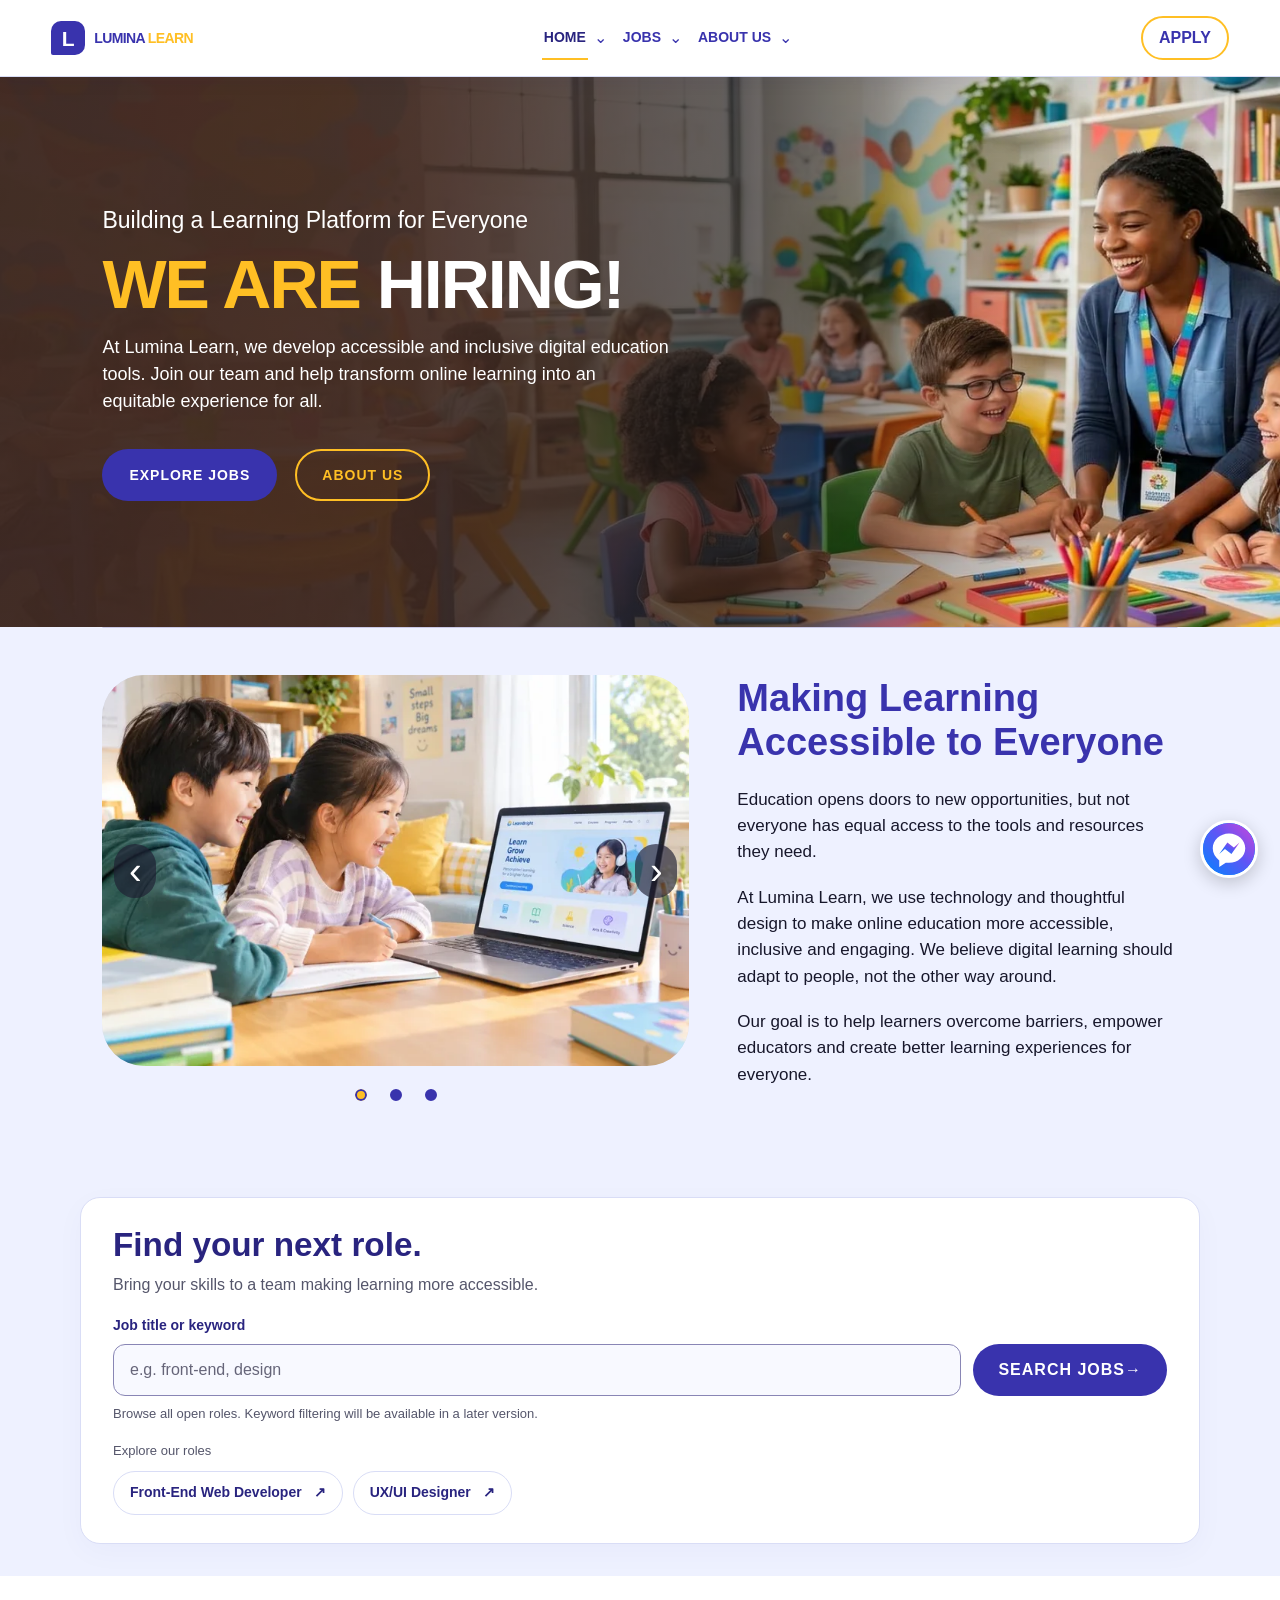
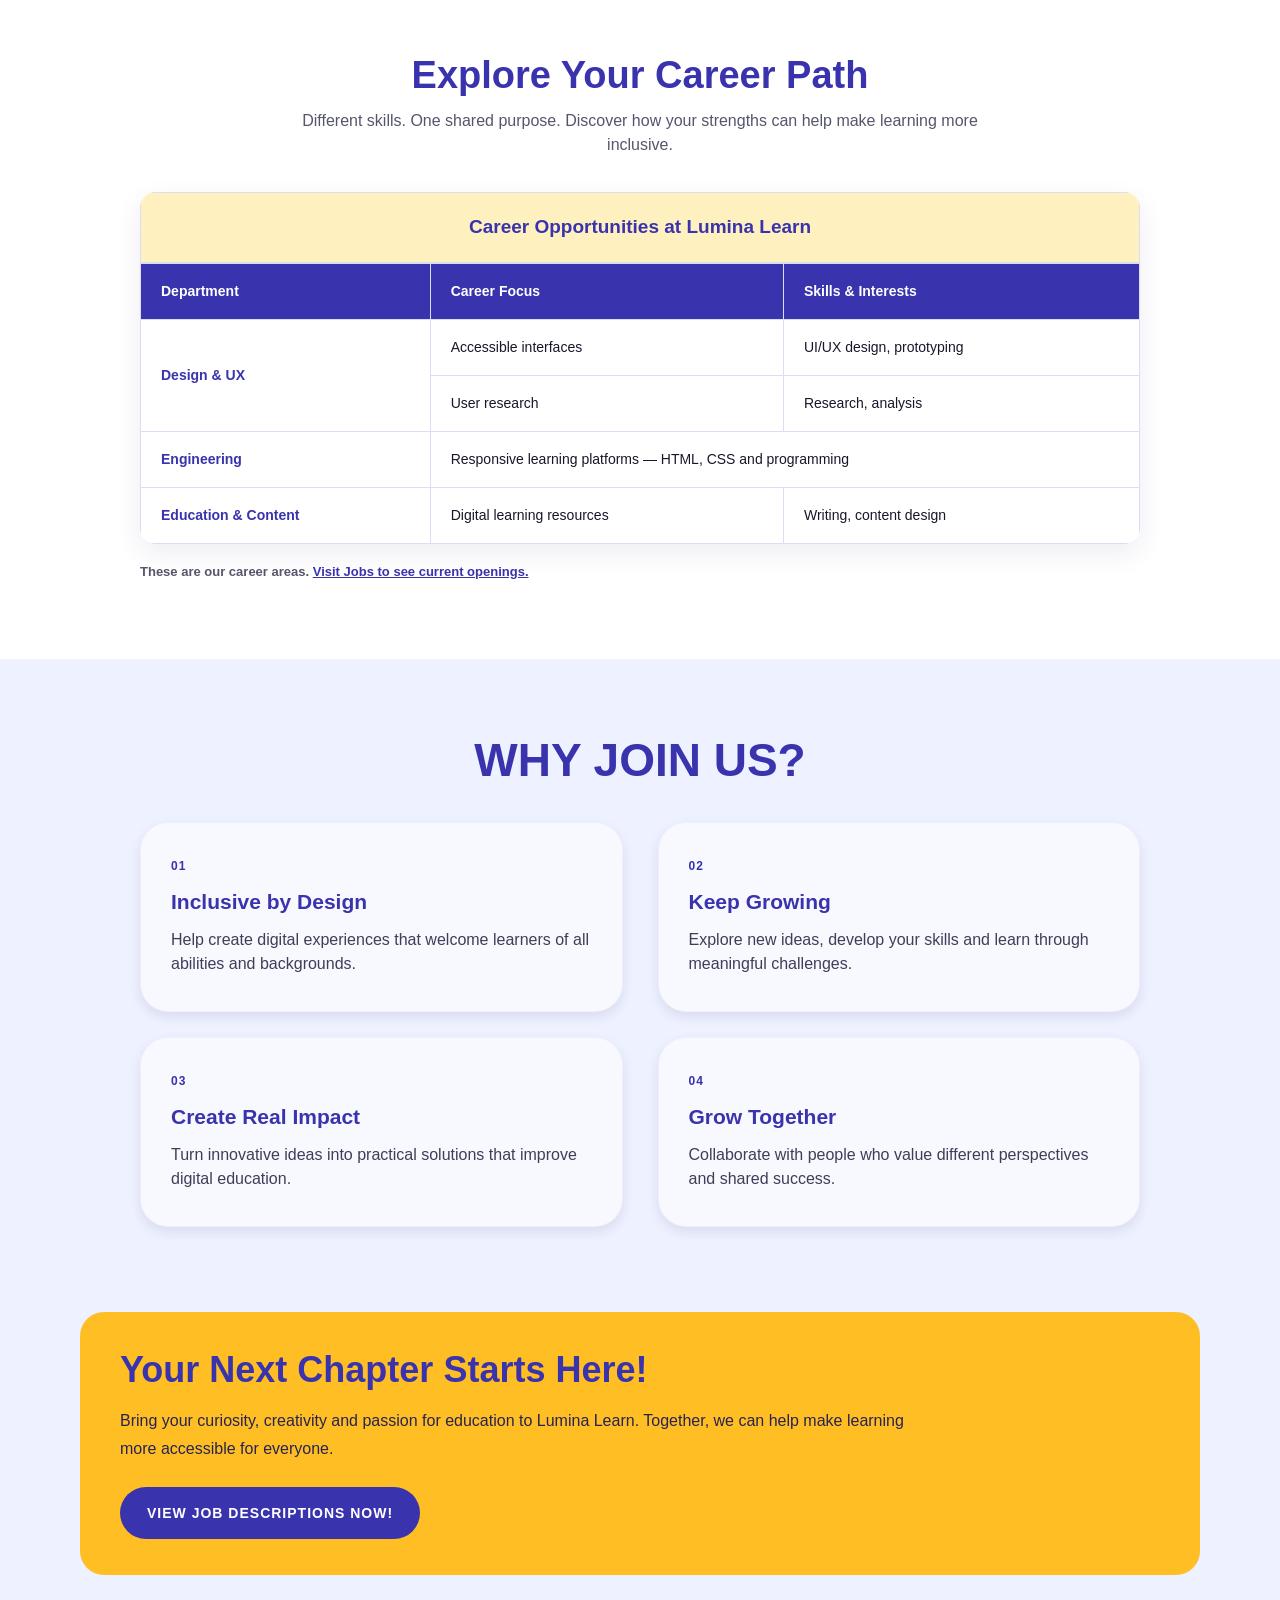
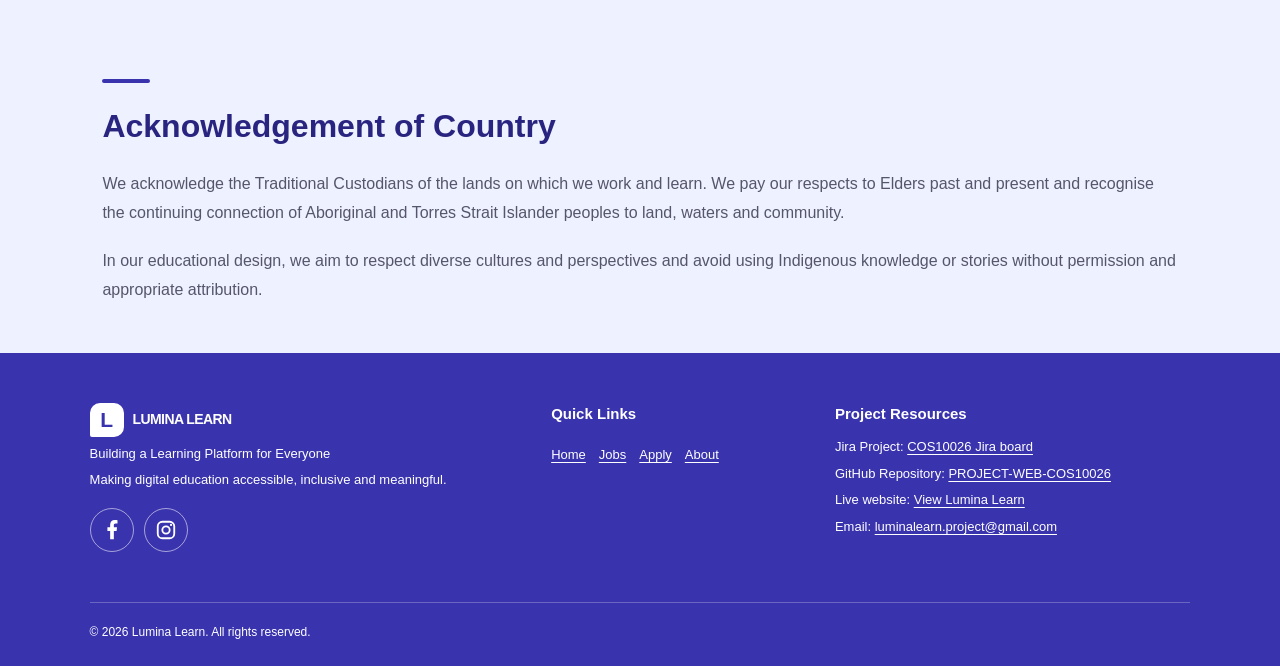
<file: index.html>
<!DOCTYPE html>
<html lang="en">
 <head>
  <meta charset="utf-8"/>
  <meta content="width=device-width, initial-scale=1.0" name="viewport"/>
  <meta content="#3933ad" name="theme-color"/>
  <meta content="website" property="og:type"/>
  <meta content="Lumina Learn" property="og:site_name"/>
  <meta content="Lumina Learn | Careers" property="og:title"/>
  <meta content="Join Lumina Learn and help make digital education accessible to everyone." property="og:description"/>
  <title>
   Lumina Learn | Careers
  </title>
  <link href="images/favicon.ico" rel="icon" sizes="any"/>
  <link href="images/favicon.svg" rel="icon" type="image/svg+xml"/>
  <link as="image" href="images/hero-classroom.webp" rel="preload"/>
  <!--LINK TO style.css-->
  <link href="styles.css" rel="stylesheet"/>
  <style>
   .home-page #job-keyword { caret-color: var(--purple); }
  </style>
 </head>
 <body class="home-page">
  <a class="skip-link" href="#home-main">
   Skip to main content
  </a>
  <!-- STICKY NAVIGATION-->
  <!-- LOGO -->
  <header class="site-header">
   <a aria-label="Lumina Learn home" class="brand" href="index.html#home">
    <span class="brand-mark">
     L
    </span>
    <span class="brand-name">
     LUMINA
     <span>
      LEARN
     </span>
    </span>
   </a>
   <!-- HOME -->
   <nav aria-label="Main navigation" class="main-nav">
    <div class="nav-dropdown">
     <a aria-current="page" class="nav-link active" href="index.html#home">
      Home
     </a>
     <span aria-hidden="true" class="caret">
      ⌄
     </span>
     <div aria-label="Home sections" class="dropdown-menu" role="group">
      <a class="" href="index.html#our-impact">
       Our Impact
      </a>
      <a class="" href="index.html#career">
       Career
      </a>
      <a class="" href="index.html#why-join-us">
       Why Join Us?
      </a>
     </div>
    </div>
    <!-- JOBS -->
    <div class="nav-dropdown">
     <a class="nav-link" href="jobs.html">
      Jobs
     </a>
     <span aria-hidden="true" class="caret">
      ⌄
     </span>
     <div aria-label="Jobs sections" class="dropdown-menu" role="group">
      <a class="" href="jobs.html#frontend-developer">
       Web Developer
      </a>
      <a class="" href="jobs.html#ux-ui-designer">
       UX/UI Designer
      </a>
     </div>
    </div>
    <!-- ABOUT US -->
    <div class="nav-dropdown">
     <a class="nav-link" href="about.html">
      About Us
     </a>
     <span aria-hidden="true" class="caret">
      ⌄
     </span>
     <div aria-label="About Us sections" class="dropdown-menu" role="group">
      <a class="" href="about.html#our-project">
       Our Project
      </a>
      <a class="" href="about.html#group-info">
       Get to Know
      </a>
      <a class="" href="about.html#team-members">
       Meet Our Team
      </a>
      <a class="" href="about.html#site-footer">
       Contact Us
      </a>
     </div>
    </div>
   </nav>
   <!-- HEADER ACTIONS -->
   <div class="header-actions">
    <a class="apply-button" href="apply.html">
     Apply
    </a>
   </div>
  </header>
  <main id="home-main" tabindex="-1">
   <!-- HOME -->
   <section class="hero" id="home">
    <div class="hero-copy">
     <p class="eyebrow">
      Building a Learning Platform for Everyone
     </p>
     <h1>
      WE ARE
      <span>
       HIRING!
      </span>
     </h1>
     <p class="hero-description">
      At Lumina Learn, we develop accessible and inclusive digital
                    education tools. Join our team and help transform online
                    learning into an equitable experience for all.
     </p>
     <div class="hero-actions">
      <a class="button button-primary" href="jobs.html">
       Explore Jobs
      </a>
      <a class="button button-secondary" href="about.html">
       About Us
      </a>
     </div>
    </div>
   </section>
   <!-- SLIDER, use AI for method suggestion, youtube: https://www.youtube.com/watch?v=3erWBgEOrmE -->
   <!-- Impact: image slider left, text right -->
   <section class="impact-section" id="our-impact">
    <fieldset class="image-slider">
     <legend>
      Learning at Lumina Learn
     </legend>
     <!-- CSS-only slider: choose an image using the dots -->
     <input checked="" id="learning-slide-1" name="learning-slide" type="radio"/>
     <input id="learning-slide-2" name="learning-slide" type="radio"/>
     <input id="learning-slide-3" name="learning-slide" type="radio"/>
     <div class="slider-window">
      <div class="slider-track">
       <img alt="Two children using an online learning platform together on a laptop." decoding="async" height="1024" loading="lazy" sizes="(max-width: 700px) 90vw, 50vw" src="images/learning1.webp" srcset="images/learning1-480.webp 480w, images/learning1-768.webp 768w, images/learning1-1200.webp 1200w" width="1536"/>
       <img alt="A child exploring online courses and tracking learning progress." decoding="async" height="1024" loading="lazy" sizes="(max-width: 700px) 90vw, 50vw" src="images/learning2.webp" srcset="images/learning2-480.webp 480w, images/learning2-768.webp 768w, images/learning2-1200.webp 1200w" width="1536"/>
       <img alt="A child celebrating a completed maths exercise, with illustrated learning progress charts." decoding="async" height="1024" loading="lazy" sizes="(max-width: 700px) 90vw, 50vw" src="images/learning3.webp" srcset="images/learning3-480.webp 480w, images/learning3-768.webp 768w, images/learning3-1200.webp 1200w" width="1536"/>
      </div>
     </div>
     <div class="slider-dots">
      <!-- SLIDE 1 -->
      <label for="learning-slide-1">
       <span class="slider-label">
        Show image 1 of 3
       </span>
       <span aria-hidden="true" class="slider-arrow slider-prev" title="Previous image">
        ‹
       </span>
       <span aria-hidden="true" class="slider-arrow slider-next" title="Next image">
        ›
       </span>
      </label>
      <!-- SLIDE 2 -->
      <label for="learning-slide-2">
       <span class="slider-label">
        Show image 2 of 3
       </span>
       <span aria-hidden="true" class="slider-arrow slider-prev" title="Previous image">
        ‹
       </span>
       <span aria-hidden="true" class="slider-arrow slider-next" title="Next image">
        ›
       </span>
      </label>
      <!-- SLIDE 3 -->
      <label for="learning-slide-3">
       <span class="slider-label">
        Show image 3 of 3
       </span>
       <span aria-hidden="true" class="slider-arrow slider-prev" title="Previous image">
        ‹
       </span>
       <span aria-hidden="true" class="slider-arrow slider-next" title="Next image">
        ›
       </span>
      </label>
     </div>
    </fieldset>
    <div class="impact-copy">
     <h2 id="impact-title">
      Making Learning Accessible to Everyone
     </h2>
     <p>
      Education opens doors to new opportunities, but not everyone
                    has equal access to the tools and resources they need.
     </p>
     <p>
      At Lumina Learn, we use technology and thoughtful design to
                    make online education more accessible, inclusive and engaging.
                    We believe digital learning should adapt to people, not the
                    other way around.
     </p>
     <p>
      Our goal is to help learners overcome barriers, empower
                    educators and create better learning experiences for everyone.
     </p>
    </div>
   </section>
   <!-- SEARCH BAR -->
   <section class="home-role-browser" id="find-role">
    <!-- INTRO -->
    <div class="home-role-intro">
     <h2 id="job-search-title">
      Find your next role.
     </h2>
     <p>
      Bring your skills to a team making learning more accessible.
     </p>
    </div>
    <!-- FORM -->
    <form action="jobs.html#open-roles" aria-describedby="job-search-note" class="home-search-form" method="get" role="search">
     <label for="job-keyword">
      Job title or keyword
     </label>
     <div class="home-search-controls">
      <input id="job-keyword" maxlength="80" name="keywords" placeholder="e.g. front-end, design" type="search"/>
      <button class="button button-dark" type="submit">
       Search jobs
       <span aria-hidden="true">
        →
       </span>
      </button>
     </div>
     <p id="job-search-note">
      Browse all open roles. Keyword filtering will be available in a later version.
     </p>
    </form>
    <!-- LINKS -->
    <div class="home-role-links">
     <span>
      Explore our roles
     </span>
     <a href="jobs.html#frontend-developer">
      Front-End Web Developer
      <span aria-hidden="true">
       ↗
      </span>
     </a>
     <a href="jobs.html#ux-ui-designer">
      UX/UI Designer
      <span aria-hidden="true">
       ↗
      </span>
     </a>
    </div>
   </section>
   <!--CARREER PATH-->
   <!-- Career table with cell merging -->
   <section class="career-section" id="career">
    <div class="section-heading">
     <h2>
      Explore Your Career Path
     </h2>
     <p>
      Different skills. One shared purpose. Discover how your
                    strengths can help make learning more inclusive.
     </p>
    </div>
    <div class="table-wrap">
     <table class="career-table">
      <caption class="table-title">
       Career Opportunities at Lumina Learn
      </caption>
      <thead>
       <tr>
        <th scope="col">
         Department
        </th>
        <th scope="col">
         Career Focus
        </th>
        <th scope="col">
         Skills &amp; Interests
        </th>
       </tr>
      </thead>
      <tbody>
       <tr>
        <th class="department-cell" rowspan="2" scope="rowgroup">
         Design &amp; UX
        </th>
        <td>
         Accessible interfaces
        </td>
        <td>
         UI/UX design, prototyping
        </td>
       </tr>
       <tr>
        <td>
         User research
        </td>
        <td>
         Research, analysis
        </td>
       </tr>
      </tbody>
      <tbody>
       <tr>
        <th class="department-cell">
         Engineering
        </th>
        <td colspan="2">
         Responsive learning platforms — HTML, CSS and programming
        </td>
       </tr>
       <tr>
        <th class="department-cell">
         Education &amp; Content
        </th>
        <td>
         Digital learning resources
        </td>
        <td>
         Writing, content design
        </td>
       </tr>
      </tbody>
     </table>
    </div>
    <p class="table-note" style="font-weight: 600;">
     These are our career areas.
     <a href="jobs.html#open-roles">
      Visit Jobs to see current openings.
     </a>
    </p>
   </section>
   <!---WHY JOIN US-->
   <section class="why-section" id="why-join-us">
    <div class="section-heading">
     <h2>
      WHY JOIN US?
     </h2>
    </div>
    <div class="benefit-grid">
     <article class="benefit-card">
      <span aria-hidden="true" class="benefit-number">
       01
      </span>
      <h3>
       Inclusive by Design
      </h3>
      <p>
       Help create digital experiences that welcome learners of all abilities and backgrounds.
      </p>
     </article>
     <article class="benefit-card">
      <span aria-hidden="true" class="benefit-number">
       02
      </span>
      <h3>
       Keep Growing
      </h3>
      <p>
       Explore new ideas, develop your skills and learn through meaningful challenges.
      </p>
     </article>
     <article class="benefit-card">
      <span aria-hidden="true" class="benefit-number">
       03
      </span>
      <h3>
       Create Real Impact
      </h3>
      <p>
       Turn innovative ideas into practical solutions that improve digital education.
      </p>
     </article>
     <article class="benefit-card">
      <span aria-hidden="true" class="benefit-number">
       04
      </span>
      <h3>
       Grow Together
      </h3>
      <p>
       Collaborate with people who value different perspectives and shared success.
      </p>
     </article>
    </div>
   </section>
   <!-- Call to action -->
   <section class="cta-section" id="call-to-action">
    <h2>
     Your Next Chapter Starts Here!
    </h2>
    <p>
     Bring your curiosity, creativity and passion for education to
                Lumina Learn. Together, we can help make learning more accessible
                for everyone.
    </p>
    <a class="button button-dark" href="jobs.html">
     View Job Descriptions Now!
    </a>
   </section>
   <section aria-labelledby="country-title" class="country-acknowledgement">
    <h2 id="country-title">
     Acknowledgement of Country
    </h2>
    <p>
     We acknowledge the Traditional Custodians of the lands on which we work and learn. We pay our respects to Elders past and present and recognise the continuing connection of Aboriginal and Torres Strait Islander peoples to land, waters and community.
    </p>
    <p>
     In our educational design, we aim to respect diverse cultures and perspectives and avoid using Indigenous knowledge or stories without permission and appropriate attribution.
    </p>
   </section>
  </main>
  <footer class="site-footer" id="site-footer">
   <div class="footer-brand">
    <a class="brand brand-light" href="index.html#home">
     <span class="brand-mark">
      L
     </span>
     <span class="brand-name">
      LUMINA
      <span>
       LEARN
      </span>
     </span>
    </a>
    <p>
     Building a Learning Platform for Everyone
    </p>
    <p>
     Making digital education accessible, inclusive and meaningful.
    </p>
    <div class="footer-social">
     <a aria-label="Facebook (opens in a new tab)" class="footer-social-icon" href="https://www.facebook.com/profile.php?id=61596296752214" rel="noopener noreferrer" target="_blank">
      <img alt="" height="22" src="images/social-facebook.svg" width="22"/>
     </a>
     <a aria-label="Instagram (opens in a new tab)" class="footer-social-icon" href="https://www.instagram.com/luminalearn.project/" rel="noopener noreferrer" target="_blank">
      <img alt="" height="22" src="images/social-instagram.svg" width="22"/>
     </a>
    </div>
   </div>
   <div class="footer-links">
    <h2>
     Quick Links
    </h2>
    <a href="index.html#home">
     Home
    </a>
    <a href="jobs.html">
     Jobs
    </a>
    <a href="apply.html">
     Apply
    </a>
    <a aria-current="page" href="about.html">
     About
    </a>
   </div>
   <div class="footer-resources">
    <h2>
     Project Resources
    </h2>
    <p>
     Jira Project:
     <a href="https://hyo2108.atlassian.net/jira/software/projects/SCRUM/boards/1" rel="noopener noreferrer" target="_blank">
      COS10026 Jira board
     </a>
    </p>
    <p>
     GitHub Repository:
     <a href="https://github.com/NguyenHieu-P/PROJECT-WEB-COS10026" rel="noopener noreferrer" target="_blank">
      PROJECT-WEB-COS10026
     </a>
    </p>
    <p>
     Live website:
     <a href="https://nguyenhieu-p.github.io/PROJECT-WEB-COS10026/" rel="noopener noreferrer" target="_blank">
      View Lumina Learn
     </a>
    </p>
    <p>
     Email:
     <a href="mailto:luminalearn.project@gmail.com">
      luminalearn.project@gmail.com
     </a>
    </p>
   </div>
   <p class="copyright">
    © 2026 Lumina Learn. All rights reserved.
   </p>
   <a aria-label="Message Lumina Learn on Messenger (opens in a new tab)" class="messenger-float" href="https://m.me/61596296752214" rel="noopener noreferrer" target="_blank">
    <img alt="" height="52" src="images/messenger-icon.svg" width="52"/>
   </a>
  </footer>
 </body>
</html>
</file>
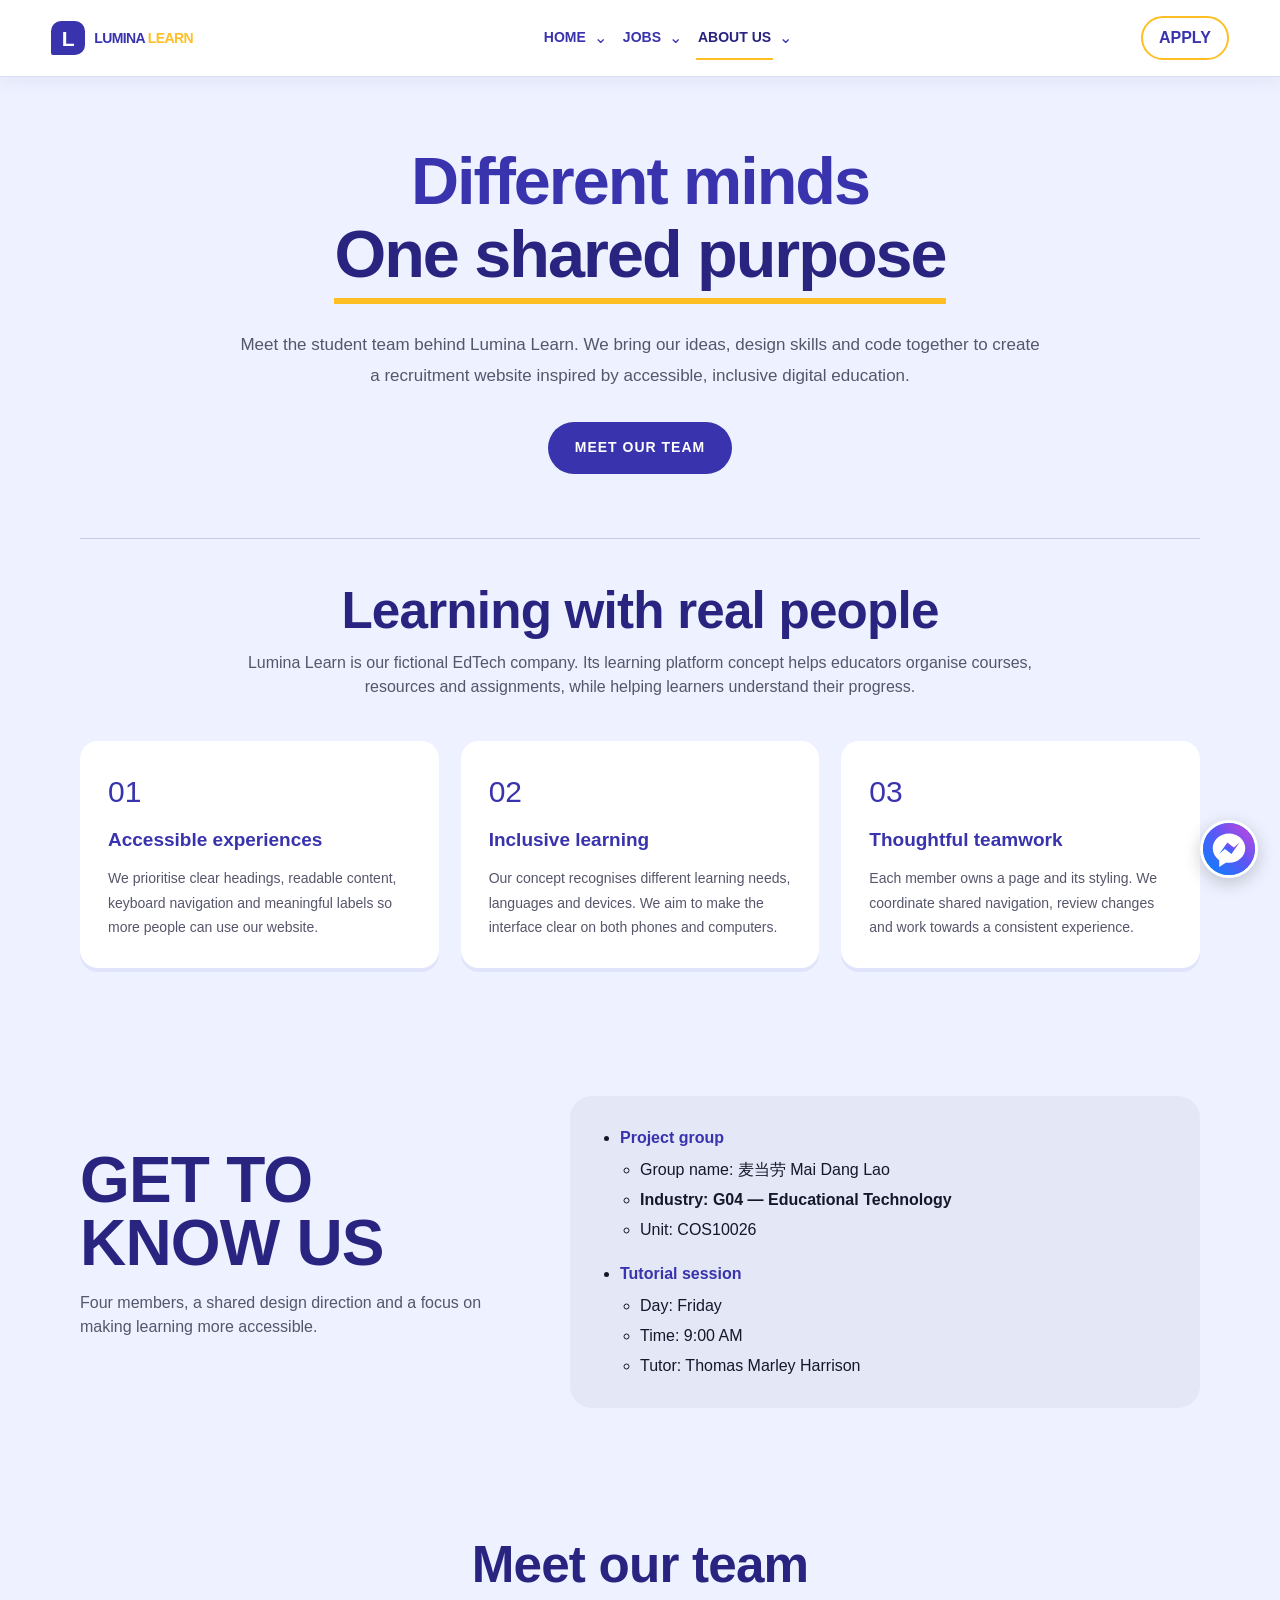
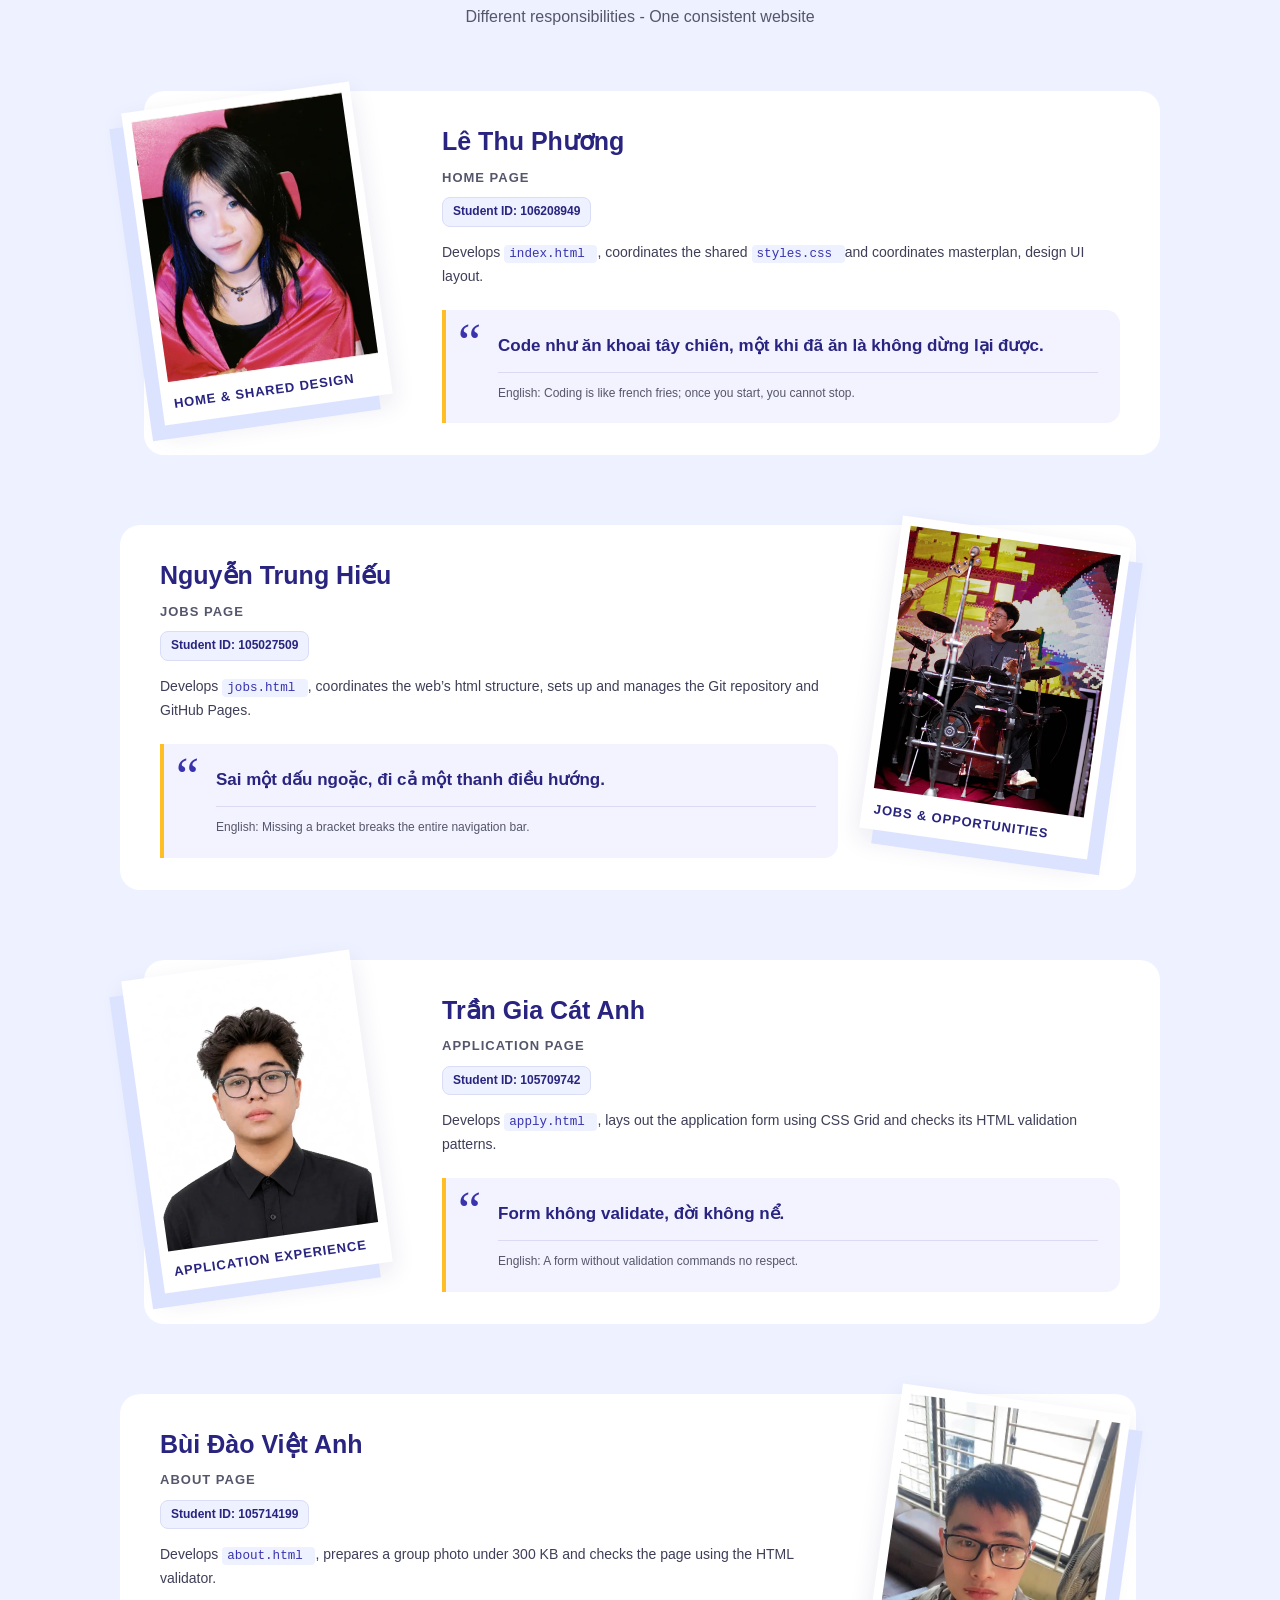
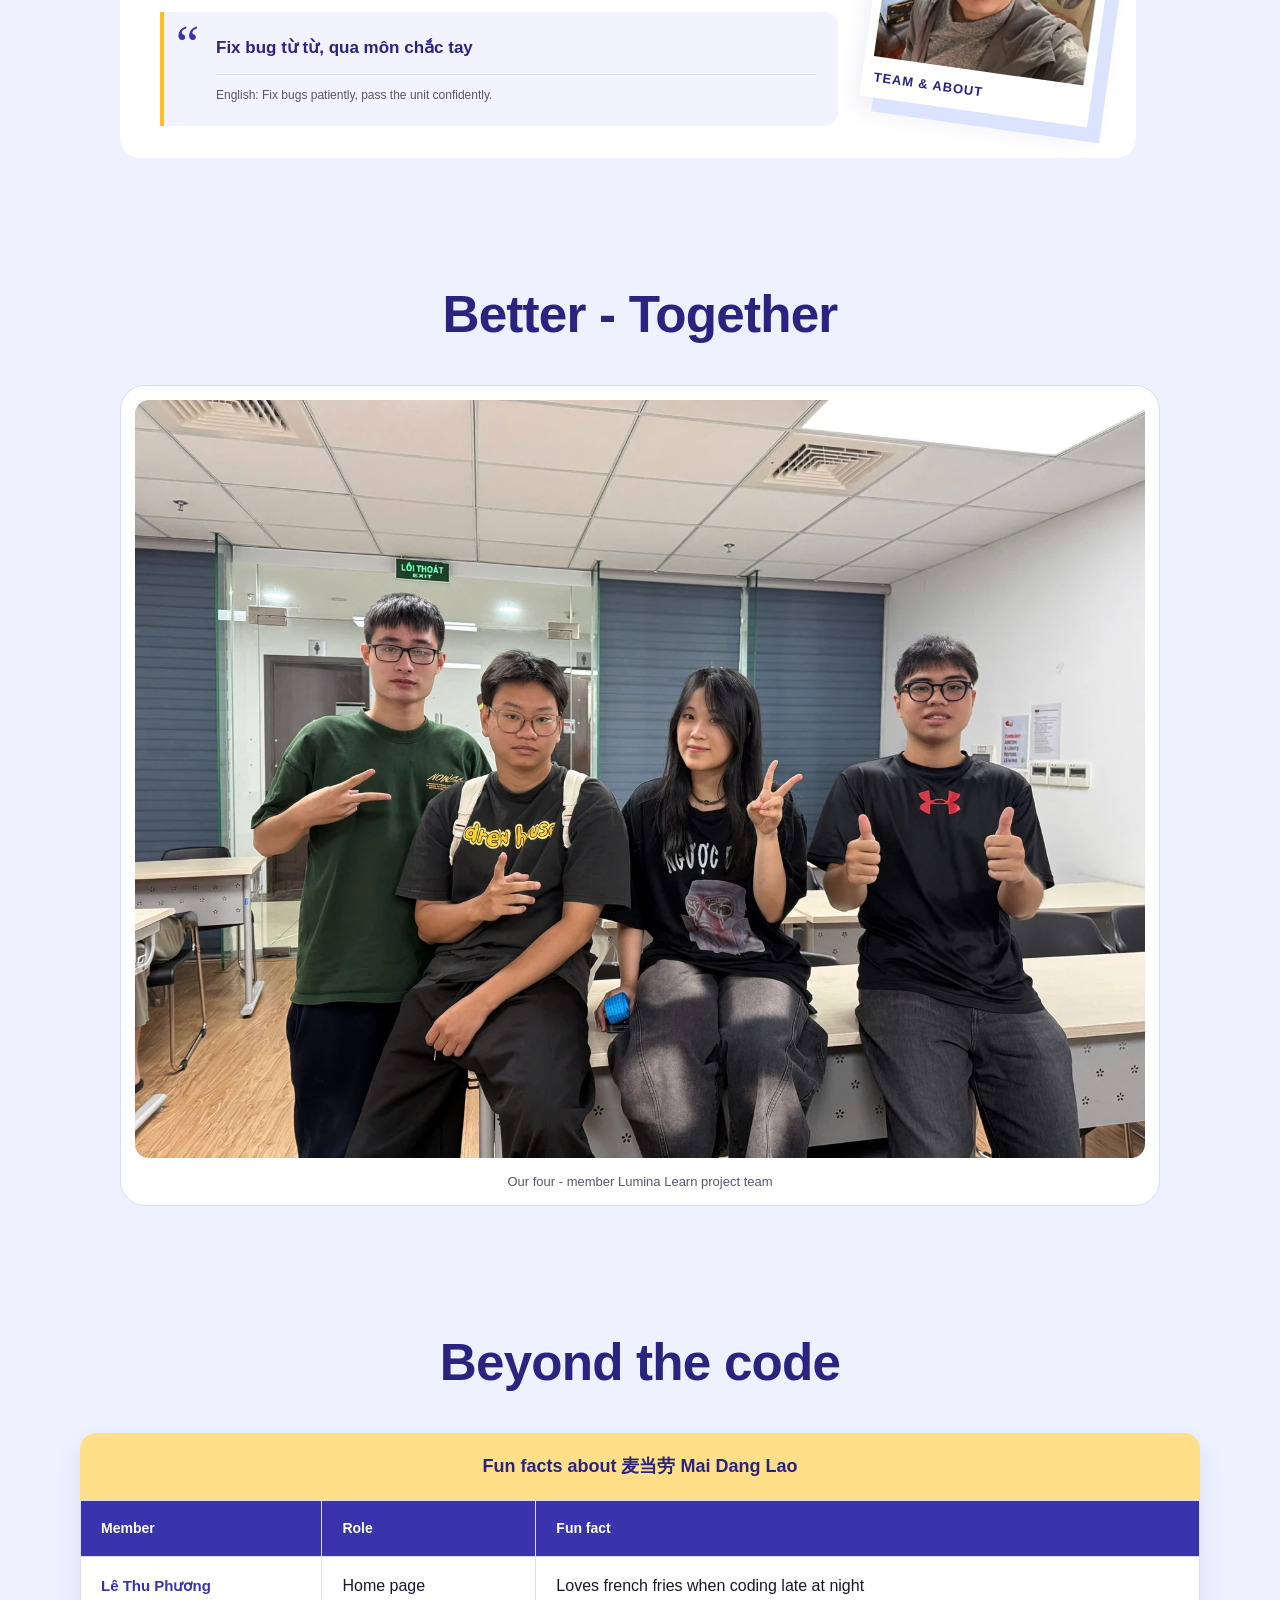
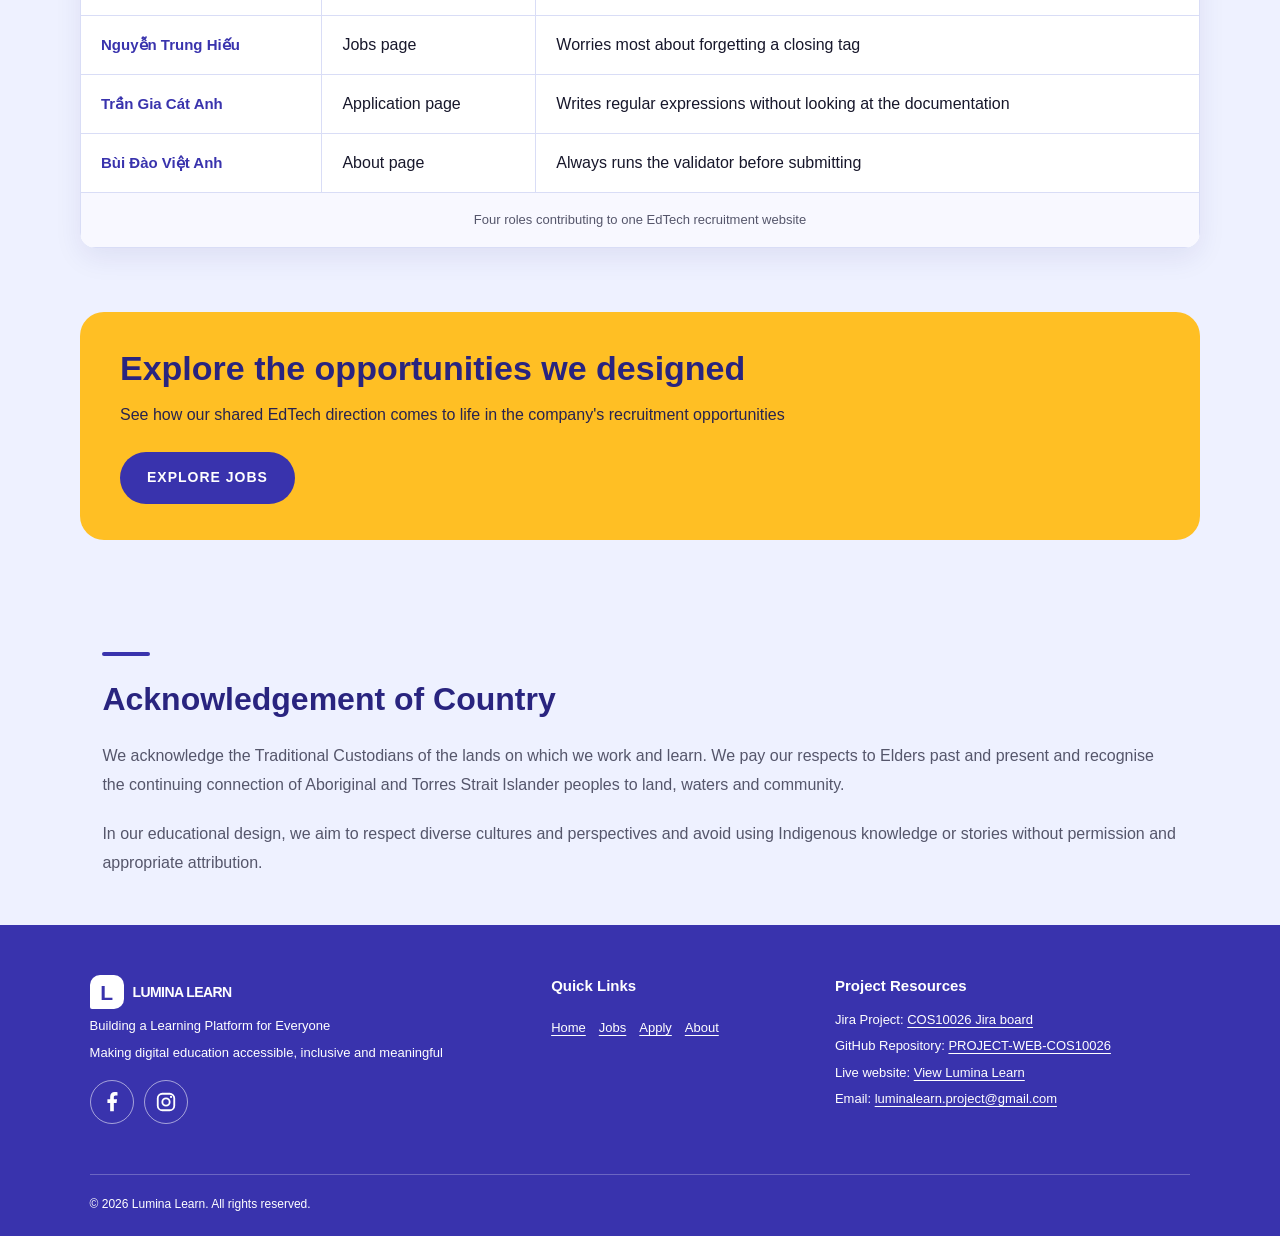
<file: about.html>
<!DOCTYPE html>
<html lang="en">
 <head>
  <meta charset="utf-8">
  <meta content="width=device-width, initial-scale=1.0" name="viewport">
  <meta content="#3933ad" name="theme-color">
  <meta content="Meet the four-person student team behind the Lumina Learn EdTech recruitment website." name="description">
  <meta content="website" property="og:type">
  <meta content="Lumina Learn" property="og:site_name">
  <meta content="Lumina Learn | About Our Team" property="og:title">
  <meta content="Meet the four-person student team behind the Lumina Learn EdTech recruitment website." property="og:description">
  <title>
   Lumina Learn | About Our Team
  </title>
  <link href="images/favicon.ico" rel="icon" sizes="any">
  <link href="images/favicon.svg" rel="icon" type="image/svg+xml">
  <link href="styles.css" rel="stylesheet">
  <!-- Small embedded CSS example required by the assignment. -->
  <style>
   .about-page .about-team-name { font-style: normal; }
  </style>
 </head>
 <body class="about-page">
  <a class="skip-link" href="#about-main">
   Skip to main content
  </a>
  <!-- Sticky navigation -->
  <header class="site-header">
   <a aria-label="Lumina Learn home" class="brand" href="index.html#home">
    <span class="brand-mark">
     L
    </span>
    <span class="brand-name">
     LUMINA
     <span>
      LEARN
     </span>
    </span>
   </a>
   <!-- HOME -->
   <nav aria-label="Main navigation" class="main-nav">
    <div class="nav-dropdown">
     <a class="nav-link" href="index.html#home">
      Home
     </a>
     <span aria-hidden="true" class="caret">
      ⌄
     </span>
     <div aria-label="Home sections" class="dropdown-menu" role="group">
      <a class="" href="index.html#our-impact">
       Our Impact
      </a>
      <a class="" href="index.html#career">
       Career
      </a>
      <a class="" href="index.html#why-join-us">
       Why Join Us?
      </a>
     </div>
    </div>
    <!-- JOBS -->
    <div class="nav-dropdown">
     <a class="nav-link" href="jobs.html">
      Jobs
     </a>
     <span aria-hidden="true" class="caret">
      ⌄
     </span>
     <div aria-label="Jobs sections" class="dropdown-menu" role="group">
      <a class="" href="jobs.html#frontend-developer">
       Web Developer
      </a>
      <a class="" href="jobs.html#ux-ui-designer">
       UX/UI Designer
      </a>
     </div>
    </div>
    <!-- ABOUT US -->
    <div class="nav-dropdown">
     <a aria-current="page" class="nav-link active" href="about.html">
      About Us
     </a>
     <span aria-hidden="true" class="caret">
      ⌄
     </span>
     <div aria-label="About Us sections" class="dropdown-menu" role="group">
      <a class="" href="about.html#our-project">
       Our Project
      </a>
      <a class="" href="about.html#group-info">
       Get to Know
      </a>
      <a class="" href="about.html#team-members">
       Meet Our Team
      </a>
      <a class="" href="about.html#site-footer">
       Contact Us
      </a>
     </div>
    </div>
   </nav>
   <!-- HEADER ACTIONS -->
   <div class="header-actions">
    <a class="apply-button" href="apply.html">
     Apply
    </a>
   </div>
  </header>
  <main id="about-main" tabindex="-1">
   <section aria-labelledby="about-title" class="about-hero">
    <div>
     <h1 id="about-title">
      Different minds
      <br>
      <span>
       One shared purpose
      </span>
     </h1>
     <p>
      Meet the student team behind Lumina Learn. We bring our ideas, design skills and code together to create a recruitment website inspired by accessible, inclusive digital education.
     </p>
     <a class="button button-primary" href="#team-members">
      Meet our team
     </a>
    </div>
   </section>
   <!-- ABOUT 01: Project direction — edit these descriptions to match the team's work. -->
   <section aria-labelledby="direction-title" class="about-section about-project-direction section-anchor" id="our-project">
    <div class="section-heading">
     <h2 id="direction-title">
      Learning with real people
     </h2>
     <p>
      Lumina Learn is our fictional EdTech company. Its learning platform concept helps educators organise courses, resources and assignments, while helping learners understand their progress.
     </p>
    </div>
    <div class="about-values">
     <article>
      <span class="about-value-number">
       01
      </span>
      <h3>
       Accessible experiences
      </h3>
      <p>
       We prioritise clear headings, readable content, keyboard navigation and meaningful labels so more people can use our website.
      </p>
     </article>
     <article>
      <span class="about-value-number">
       02
      </span>
      <h3>
       Inclusive learning
      </h3>
      <p>
       Our concept recognises different learning needs, languages and devices. We aim to make the interface clear on both phones and computers.
      </p>
     </article>
     <article>
      <span class="about-value-number">
       03
      </span>
      <h3>
       Thoughtful teamwork
      </h3>
      <p>
       Each member owns a page and its styling. We coordinate shared navigation, review changes and work towards a consistent experience.
      </p>
     </article>
    </div>
   </section>
   <!-- ABOUT 02: Group information — nested list required by the assignment. -->
   <section aria-labelledby="group-info-title" class="about-section about-section-tinted section-anchor" id="group-info">
    <div class="about-group-layout">
     <div>
      <h2 id="group-info-title">
       Get to
       <br>
       know us
      </h2>
      <p>
       Four members, a shared design direction and a focus on making learning more accessible.
      </p>
     </div>
     <ul class="about-info-list">
      <li>
       <strong>
        Project group
       </strong>
       <ul>
        <li>
         Group name:
         <em class="about-team-name">
          <span lang="zh">
           麦当劳
          </span>
          Mai Dang Lao
         </em>
        </li>
        <li style="font-weight: 600;">
         Industry: G04 — Educational Technology
        </li>
        <li>
         Unit: COS10026
        </li>
       </ul>
      </li>
      <li>
       <strong>
        Tutorial session
       </strong>
       <ul>
        <li>
         Day: Friday
        </li>
        <li>
         Time: 9:00 AM
        </li>
        <li>
         Tutor: Thomas Marley Harrison
        </li>
       </ul>
      </li>
     </ul>
    </div>
   </section>
   <!-- ABOUT 03: Members — definition list, IDs and first-language quotes. -->
   <section aria-labelledby="members-title" class="about-section section-anchor" id="team-members">
    <div class="section-heading">
     <h2 id="members-title">
      Meet our team
     </h2>
     <p>
      Different responsibilities - One consistent website
     </p>
    </div>
    <!-- Initial layout inspiration: https://tuyendung.viettel.vn/
         The design was subsequently adapted for Lumina Learn.
         Member-card designs were converted from Figma to HTML/CSS
         with AI assistance. -->
    <dl class="about-team">
     <div class="about-member">
      <dt>
       Lê Thu Phương
       <span>
        Home Page
       </span>
      </dt>
      <dd class="about-portrait">
       <figure class="member-photo member-photo-1">
        <img alt="Lê Thu Phương" class="member-portrait-image" height="676" loading="lazy" src="images/member-phuong.webp" width="1000">
        <figcaption>
         Home &amp; shared design
        </figcaption>
       </figure>
      </dd>
      <dd class="about-student-id">
       Student ID: 106208949
      </dd>
      <dd>
       Develops
       <code>
        index.html
       </code>
       , coordinates the shared
       <code>
        styles.css
       </code>
       and coordinates masterplan, design UI layout.
      </dd>
      <dd class="about-quote">
       <span aria-hidden="true" class="about-quote-mark">
        “
       </span>
       <blockquote lang="vi">
        Code như ăn khoai tây chiên, một khi đã ăn là không dừng lại được.
       </blockquote>
       <span class="about-quote-translation">
        English: Coding is like french fries; once you start, you cannot stop.
       </span>
      </dd>
     </div>
     <div class="about-member">
      <dt>
       Nguyễn Trung Hiếu
       <span>
        Jobs Page
       </span>
      </dt>
      <dd class="about-portrait">
       <figure class="member-photo member-photo-2">
        <img alt="Nguyễn Trung Hiếu" class="member-portrait-image" height="1000" loading="lazy" src="images/member-hieu.webp" width="750">
        <figcaption>
         Jobs &amp; opportunities
        </figcaption>
       </figure>
      </dd>
      <dd class="about-student-id">
       Student ID: 105027509
      </dd>
      <dd>
       Develops
       <code>
        jobs.html
       </code>
       , coordinates the web’s html structure, sets up and manages the Git repository and GitHub Pages. 
      </dd>
      <dd class="about-quote">
       <span aria-hidden="true" class="about-quote-mark">
        “
       </span>
       <blockquote lang="vi">
        Sai một dấu ngoặc, đi cả một thanh điều hướng.
       </blockquote>
       <span class="about-quote-translation">
        English: Missing a bracket breaks the entire navigation bar.
       </span>
      </dd>
     </div>
     <div class="about-member">
      <dt>
       Trần Gia Cát Anh
       <span>
        Application Page
       </span>
      </dt>
      <dd class="about-portrait">
       <figure class="member-photo member-photo-3">
        <img alt="Trần Gia Cát Anh" class="member-portrait-image" height="1000" loading="lazy" src="images/member-cat-anh.webp" width="757">
        <figcaption>
         Application experience
        </figcaption>
       </figure>
      </dd>
      <dd class="about-student-id">
       Student ID: 105709742
      </dd>
      <dd>
       Develops
       <code>
        apply.html
       </code>
       , lays out the application form using CSS Grid and checks its HTML validation patterns.
      </dd>
      <dd class="about-quote">
       <span aria-hidden="true" class="about-quote-mark">
        “
       </span>
       <blockquote lang="vi">
        Form không validate, đời không nể.
       </blockquote>
       <span class="about-quote-translation">
        English: A form without validation commands no respect.
       </span>
      </dd>
     </div>
     <div class="about-member">
      <dt>
       Bùi Đào Việt Anh
       <span>
        About Page
       </span>
      </dt>
      <dd class="about-portrait">
       <figure class="member-photo member-photo-4">
        <img alt="Bùi Đào Việt Anh" class="member-portrait-image" height="864" loading="lazy" src="images/member-viet-anh.webp" width="486">
        <figcaption>
         Team &amp; About
        </figcaption>
       </figure>
      </dd>
      <dd class="about-student-id">
       Student ID: 105714199
      </dd>
      <dd>
       Develops
       <code>
        about.html
       </code>
       , prepares a group photo under 300 KB and checks the page using the HTML validator.
      </dd>
      <dd class="about-quote">
       <span aria-hidden="true" class="about-quote-mark">
        “
       </span>
       <blockquote lang="vi">
        Fix bug từ từ, qua môn chắc tay
       </blockquote>
       <span class="about-quote-translation">
        English: Fix bugs patiently, pass the unit confidently.
       </span>
      </dd>
     </div>
    </dl>
   </section>
   <section aria-labelledby="group-photo-title" class="about-section about-section-tinted">
    <div class="section-heading">
     <h2 id="group-photo-title">
      Better - Together 
     </h2>
    </div>
    <figure class="about-group-photo">
     <img alt="The four members of the Lumina Learn project team together in a classroom." height="1200" loading="lazy" src="images/group-photo.webp" width="1600">
     <figcaption>
      Our four - member Lumina Learn project team
     </figcaption>
    </figure>
   </section>
   <section aria-labelledby="facts-title" class="about-section">
    <div class="section-heading">
     <!-- ABOUT 05: Fun facts — edit the supplied facts with each member. Caption, column headings, merged footer cell and hover styles are included. -->
     <h2 id="facts-title">
      Beyond the code
     </h2>
    </div>
    <div aria-labelledby="facts-caption" class="table-wrap about-table-wrap" role="region" tabindex="0">
     <table class="about-facts">
      <caption id="facts-caption">
       Fun facts about
       <span lang="zh">
        麦当劳
       </span>
      Mai Dang Lao
      </caption>
      <thead>
       <tr>
        <th scope="col">
         Member
        </th>
        <th scope="col">
         Role
        </th>
        <th scope="col">
         Fun fact
        </th>
       </tr>
      </thead>
      <tbody>
       <tr>
        <th scope="row">
         Lê Thu Phương
        </th>
        <td>
         Home page
        </td>
        <td>
         Loves french fries when coding late at night
        </td>
       </tr>
       <tr>
        <th scope="row">
         Nguyễn Trung Hiếu
        </th>
        <td>
         Jobs page
        </td>
        <td>
         Worries most about forgetting a closing tag
        </td>
       </tr>
       <tr>
        <th scope="row">
         Trần Gia Cát Anh
        </th>
        <td>
         Application page
        </td>
        <td>
         Writes regular expressions without looking at the documentation
        </td>
       </tr>
       <tr>
        <th scope="row">
         Bùi Đào Việt Anh
        </th>
        <td>
         About page
        </td>
        <td>
         Always runs the validator before submitting
        </td>
       </tr>
      </tbody>
      <tfoot>
       <tr>
        <td colspan="3">
         Four roles contributing to one EdTech recruitment website
        </td>
       </tr>
      </tfoot>
     </table>
    </div>
   </section>
   <section aria-labelledby="about-cta-title" class="cta-section">
    <h2 id="about-cta-title">
     Explore the opportunities we designed
    </h2>
    <p>
     See how our shared EdTech direction comes to life in the company's recruitment opportunities
    </p>
    <a class="button button-dark" href="jobs.html">
     Explore Jobs
    </a>
   </section>
   <section aria-labelledby="country-title" class="country-acknowledgement">
    <h2 id="country-title">
     Acknowledgement of Country
    </h2>
    <p>
     We acknowledge the Traditional Custodians of the lands on which we work and learn. We pay our respects to Elders past and present and recognise the continuing connection of Aboriginal and Torres Strait Islander peoples to land, waters and community.
    </p>
    <p>
     In our educational design, we aim to respect diverse cultures and perspectives and avoid using Indigenous knowledge or stories without permission and appropriate attribution.
    </p>
   </section>
  </main>
  <footer class="site-footer" id="site-footer">
   <div class="footer-brand">
    <a class="brand brand-light" href="index.html#home">
     <span class="brand-mark">
      L
     </span>
     <span class="brand-name">
      LUMINA
      <span>
       LEARN
      </span>
     </span>
    </a>
    <p>
     Building a Learning Platform for Everyone
    </p>
    <p>
     Making digital education accessible, inclusive and meaningful
    </p>
    <div class="footer-social">
     <a aria-label="Facebook (opens in a new tab)" class="footer-social-icon" href="https://www.facebook.com/profile.php?id=61596296752214" rel="noopener noreferrer" target="_blank">
      <img alt="" height="22" src="images/social-facebook.svg" width="22">
     </a>
     <a aria-label="Instagram (opens in a new tab)" class="footer-social-icon" href="https://www.instagram.com/luminalearn.project/" rel="noopener noreferrer" target="_blank">
      <img alt="" height="22" src="images/social-instagram.svg" width="22">
     </a>
    </div>
   </div>
   <div class="footer-links">
    <h2>
     Quick Links
    </h2>
    <a href="index.html#home">
     Home
    </a>
    <a href="jobs.html">
     Jobs
    </a>
    <a href="apply.html">
     Apply
    </a>
    <a aria-current="page" href="about.html">
     About
    </a>
   </div>
   <div class="footer-resources">
    <h2>
     Project Resources
    </h2>
    <p>
     Jira Project:
     <a href="https://hyo2108.atlassian.net/jira/software/projects/SCRUM/boards/1" rel="noopener noreferrer" target="_blank">
      COS10026 Jira board
     </a>
    </p>
    <p>
     GitHub Repository:
     <a href="https://github.com/NguyenHieu-P/PROJECT-WEB-COS10026" rel="noopener noreferrer" target="_blank">
      PROJECT-WEB-COS10026
     </a>
    </p>
    <p>
     Live website:
     <a href="https://nguyenhieu-p.github.io/PROJECT-WEB-COS10026/" rel="noopener noreferrer" target="_blank">
      View Lumina Learn
     </a>
    </p>
    <p>
     Email:
     <a href="mailto:luminalearn.project@gmail.com">
      luminalearn.project@gmail.com
     </a>
    </p>
   </div>
   <p class="copyright">
    © 2026 Lumina Learn. All rights reserved.
   </p>
   <a aria-label="Message Lumina Learn on Messenger (opens in a new tab)" class="messenger-float" href="https://m.me/61596296752214" rel="noopener noreferrer" target="_blank">
    <img alt="" height="52" src="images/messenger-icon.svg" width="52">
   </a>
  </footer>
 </body>
</html>
</file>
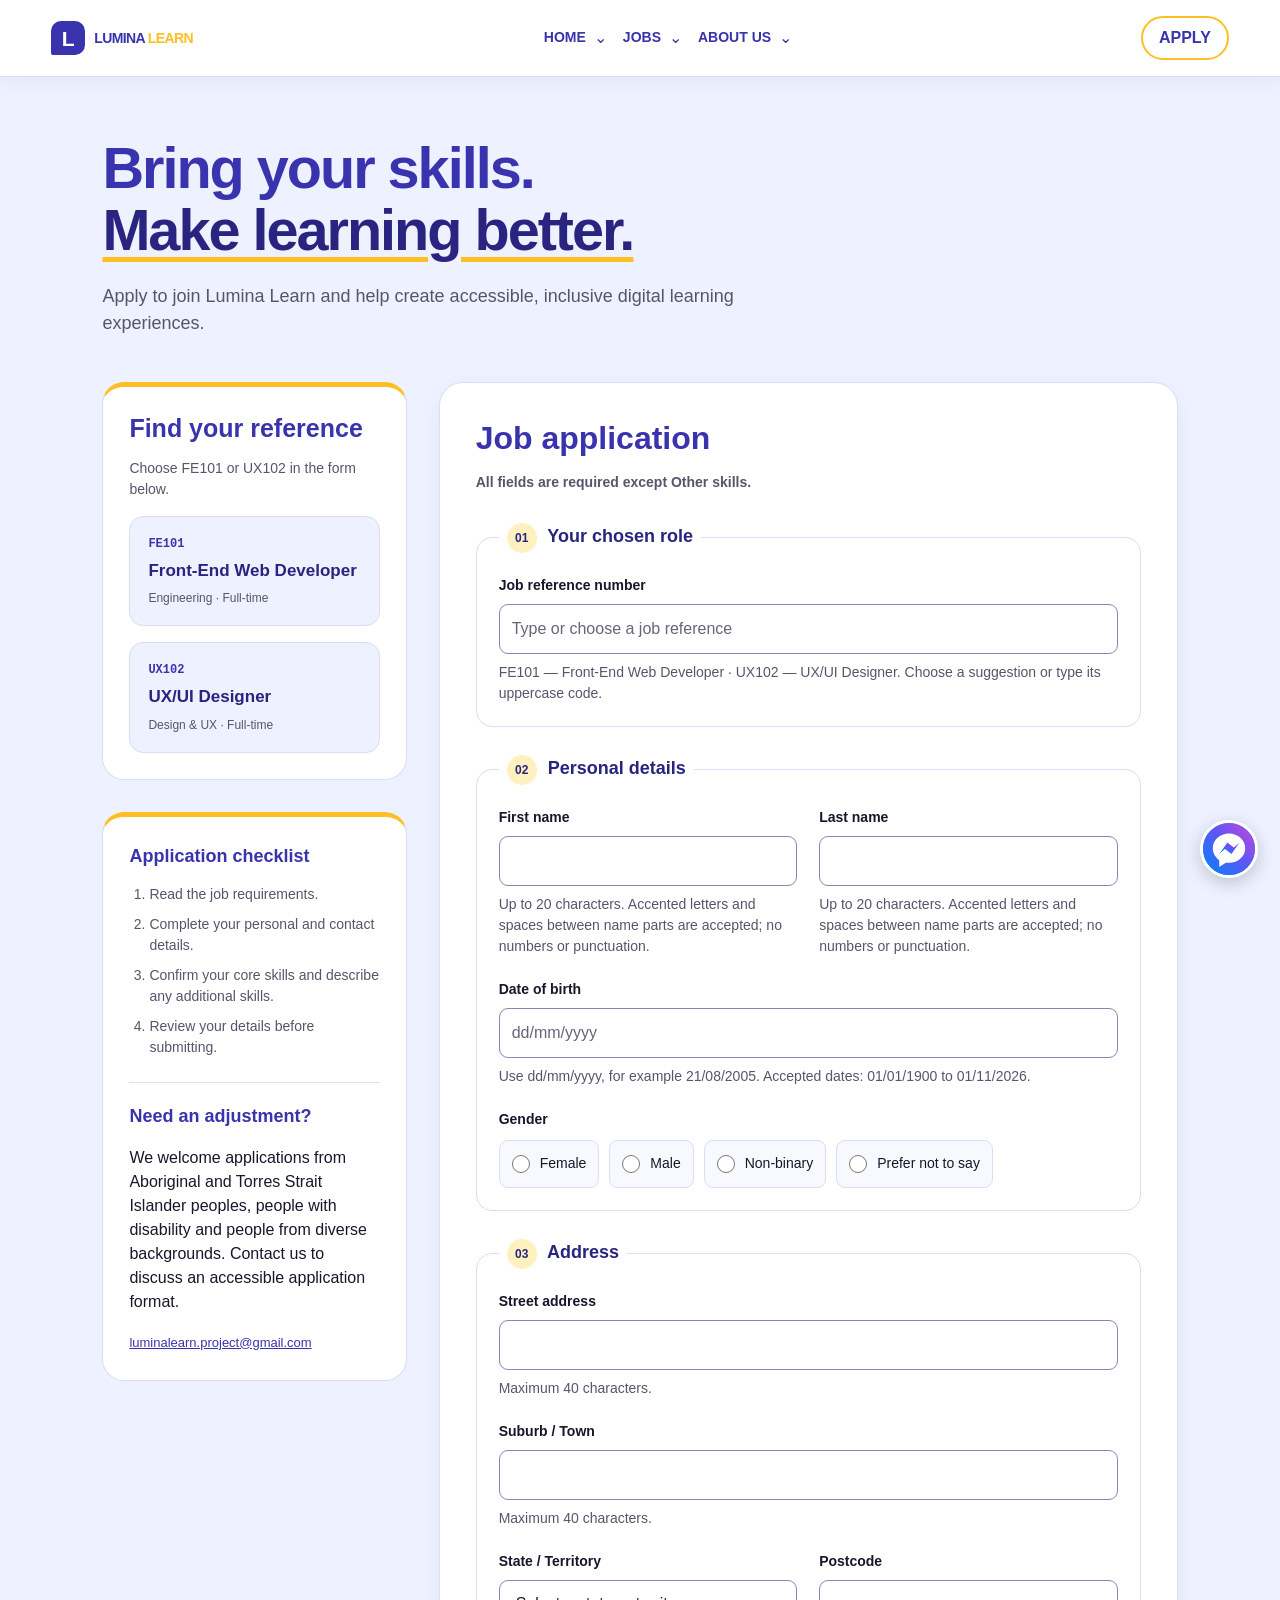
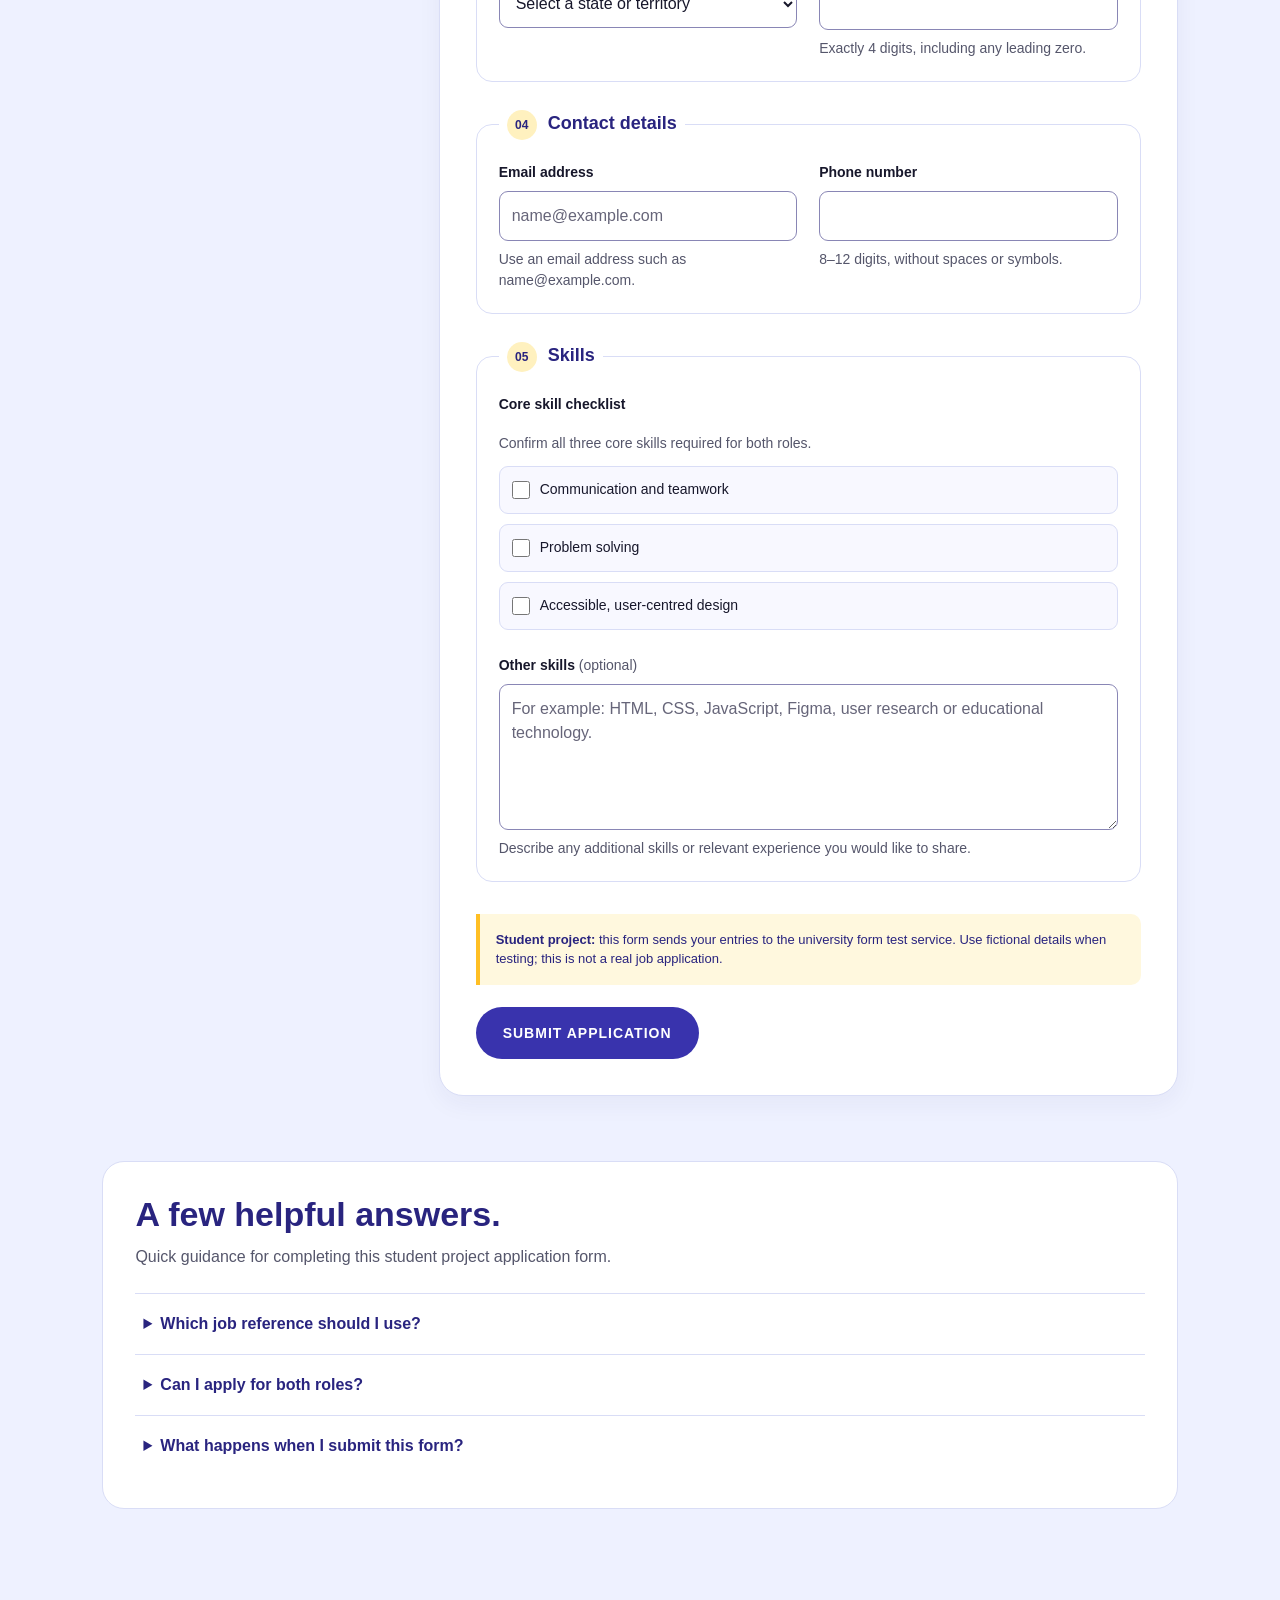
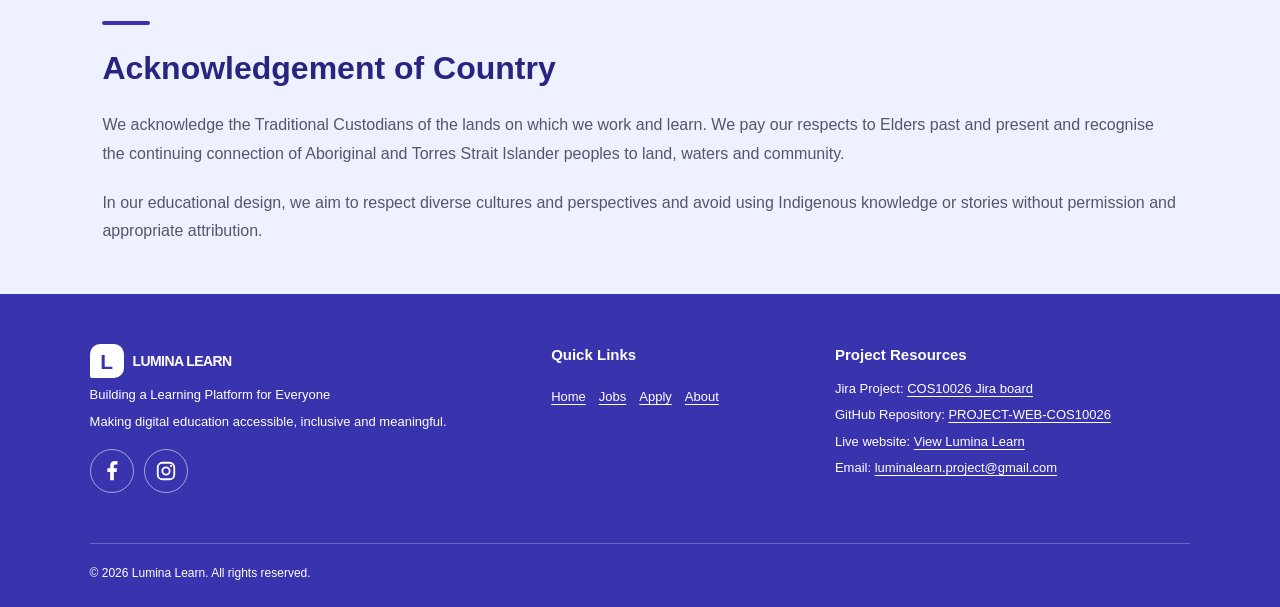
<file: apply.html>
<!DOCTYPE html>
<html lang="en">
 <head>
  <meta charset="utf-8"/>
  <meta content="width=device-width, initial-scale=1.0" name="viewport"/>
  <meta content="#3933ad" name="theme-color"/>
  <meta content="Apply for a Front-End Web Developer or UX/UI Designer role at Lumina Learn." name="description"/>
  <meta content="website" property="og:type"/>
  <meta content="Lumina Learn" property="og:site_name"/>
  <meta content="Lumina Learn | Apply for a Role" property="og:title"/>
  <meta content="Apply for a Front-End Web Developer or UX/UI Designer role at Lumina Learn." property="og:description"/>
  <title>
   Lumina Learn | Apply for a Role
  </title>
  <link href="images/favicon.ico" rel="icon" sizes="any"/>
  <link href="images/favicon.svg" rel="icon" type="image/svg+xml"/>
  <link href="styles.css" rel="stylesheet"/>
  <style>
   .apply-page .apply-reference { font-family: "Courier New", monospace; }
  </style>
 </head>
 <body class="apply-page">
  <a class="skip-link" href="#apply-main">
   Skip to main content
  </a>
  <!-- Sticky navigation -->
  <header class="site-header">
   <a aria-label="Lumina Learn home" class="brand" href="index.html#home">
    <span class="brand-mark">
     L
    </span>
    <span class="brand-name">
     LUMINA
     <span>
      LEARN
     </span>
    </span>
   </a>
   <!-- HOME -->
   <nav aria-label="Main navigation" class="main-nav">
    <div class="nav-dropdown">
     <a class="nav-link" href="index.html#home">
      Home
     </a>
     <span aria-hidden="true" class="caret">
      ⌄
     </span>
     <div aria-label="Home sections" class="dropdown-menu" role="group">
      <a class="" href="index.html#our-impact">
       Our Impact
      </a>
      <a class="" href="index.html#career">
       Career
      </a>
      <a class="" href="index.html#why-join-us">
       Why Join Us?
      </a>
     </div>
    </div>
    <!-- JOBS -->
    <div class="nav-dropdown">
     <a class="nav-link" href="jobs.html">
      Jobs
     </a>
     <span aria-hidden="true" class="caret">
      ⌄
     </span>
     <div aria-label="Jobs sections" class="dropdown-menu" role="group">
      <a class="" href="jobs.html#frontend-developer">
       Web Developer
      </a>
      <a class="" href="jobs.html#ux-ui-designer">
       UX/UI Designer
      </a>
     </div>
    </div>
    <!-- ABOUT US -->
    <div class="nav-dropdown">
     <a class="nav-link" href="about.html">
      About Us
     </a>
     <span aria-hidden="true" class="caret">
      ⌄
     </span>
     <div aria-label="About Us sections" class="dropdown-menu" role="group">
      <a class="" href="about.html#our-project">
       Our Project
      </a>
      <a class="" href="about.html#group-info">
       Get to Know
      </a>
      <a class="" href="about.html#team-members">
       Meet Our Team
      </a>
      <a class="" href="about.html#site-footer">
       Contact Us
      </a>
     </div>
    </div>
   </nav>
   <!-- HEADER ACTIONS -->
   <div class="header-actions">
    <a aria-current="page" class="apply-button" href="apply.html">
     Apply
    </a>
   </div>
  </header>
  <main id="apply-main" tabindex="-1">
   <section aria-labelledby="apply-title" class="apply-hero">
    <h1 id="apply-title">
     Bring your skills.
     <br/>
     <span>
      Make learning better.
     </span>
    </h1>
    <p>
     Apply to join Lumina Learn and help create accessible, inclusive digital learning experiences.
    </p>
   </section>
   <div class="apply-layout">
    <aside aria-labelledby="apply-guide-title" class="apply-guide">
     <h2 id="apply-guide-title">
      Find your reference
     </h2>
     <p>
      Choose FE101 or UX102 in the form below.
     </p>
     <a class="apply-role" href="jobs.html#frontend-developer">
      <span class="apply-reference">
       FE101
      </span>
      <strong>
       Front-End Web Developer
      </strong>
      <span>
       Engineering · Full-time
      </span>
     </a>
     <a class="apply-role" href="jobs.html#ux-ui-designer">
      <span class="apply-reference">
       UX102
      </span>
      <strong>
       UX/UI Designer
      </strong>
      <span>
       Design &amp; UX · Full-time
      </span>
     </a>
    </aside>
    <section class="apply-form-panel">
     <div class="apply-form-heading">
      <h2 id="form-title">
       Job application
      </h2>
      <p id="form-instructions" style="font-weight: 700;">
       All fields are required except Other skills.
      </p>
     </div>
     <form action="https://mercury.swin.edu.au/it000000/formtest.php" aria-describedby="form-instructions form-test-note" aria-labelledby="form-title" class="apply-form" method="post">
      <fieldset class="apply-fieldset">
       <legend>
        <span class="apply-step">
         01
        </span>
        Your chosen role
       </legend>
       <div class="apply-field">
        <label for="job-reference">
         Job reference number
        </label>
        <input aria-describedby="reference-help" class="apply-reference" id="job-reference" list="job-reference-options" maxlength="5" minlength="5" name="job_reference" pattern="FE101|UX102" placeholder="Type or choose a job reference" required="" title="Choose FE101 for Front-End Web Developer or UX102 for UX/UI Designer." type="text"/>
        <datalist id="job-reference-options">
         <option label="Front-End Web Developer" value="FE101">
         </option>
         <option label="UX/UI Designer" value="UX102">
         </option>
        </datalist>
        <div aria-atomic="true" aria-live="polite" class="apply-error-region">
         <p class="apply-error" id="job-reference-error">
          Error: enter FE101 or UX102 using uppercase letters.
         </p>
        </div>
        <p class="apply-hint" id="reference-help">
         FE101 — Front-End Web Developer · UX102 — UX/UI Designer. Choose a suggestion or type its uppercase code.
        </p>
       </div>
      </fieldset>
      <fieldset class="apply-fieldset">
       <legend>
        <span class="apply-step">
         02
        </span>
        Personal details
       </legend>
       <div class="apply-form-grid">
        <div class="apply-field">
         <label for="first-name">
          First name
         </label>
         <input aria-describedby="first-name-help" autocomplete="given-name" id="first-name" maxlength="20" name="first_name" pattern="\p{L}[\p{L}\p{M}]*(?: \p{L}[\p{L}\p{M}]*)*" required="" title="Enter up to 20 characters using letters and single spaces between name parts. Accented letters are accepted." type="text"/>
         <div aria-atomic="true" aria-live="polite" class="apply-error-region">
          <p class="apply-error" id="first-name-error">
           Error: use up to 20 characters with letters and single spaces between name parts; no numbers or punctuation.
          </p>
         </div>
         <p class="apply-hint" id="first-name-help">
          Up to 20 characters. Accented letters and spaces between name parts are accepted; no numbers or punctuation.
         </p>
        </div>
        <div class="apply-field">
         <label for="last-name">
          Last name
         </label>
         <input aria-describedby="last-name-help" autocomplete="family-name" id="last-name" maxlength="20" name="last_name" pattern="\p{L}[\p{L}\p{M}]*(?: \p{L}[\p{L}\p{M}]*)*" required="" title="Enter up to 20 characters using letters and single spaces between name parts. Accented letters are accepted." type="text"/>
         <div aria-atomic="true" aria-live="polite" class="apply-error-region">
          <p class="apply-error" id="last-name-error">
           Error: use up to 20 characters with letters and single spaces between name parts; no numbers or punctuation.
          </p>
         </div>
         <p class="apply-hint" id="last-name-help">
          Up to 20 characters. Accented letters and spaces between name parts are accepted; no numbers or punctuation.
         </p>
        </div>
        <div class="apply-field apply-full-width">
         <label for="date-of-birth">
          Date of birth
         </label>
         <input aria-describedby="dob-help" autocomplete="bday" id="date-of-birth" maxlength="10" minlength="10" name="date_of_birth" pattern="(?=(?:[0-9]{2}/[0-9]{2}/(?:19[0-9]{2}|20[01][0-9]|202[0-5])|[0-9]{2}/(?:0[1-9]|10)/2026|01/11/2026)$)(?:(?:0[1-9]|1[0-9]|2[0-8])/(?:0[1-9]|1[0-2])/[0-9]{4}|(?:29|30)/(?:0[13-9]|1[0-2])/[0-9]{4}|31/(?:0[13578]|1[02])/[0-9]{4}|29/02/(?:[0-9]{2}(?:0[48]|[2468][048]|[13579][26])|(?:[02468][048]|[13579][26])00))" placeholder="dd/mm/yyyy" required="" title="Enter a valid date as dd/mm/yyyy, with year 1900 or later and no later than 01/11/2026." type="text"/>
         <div aria-atomic="true" aria-live="polite" class="apply-error-region">
          <p class="apply-error" id="date-of-birth-error">
           Error: use a valid date as dd/mm/yyyy, with a year from 1900 and no later than 01/11/2026.
          </p>
         </div>
         <p class="apply-hint" id="dob-help">
          Use dd/mm/yyyy, for example 21/08/2005. Accepted dates: 01/01/1900 to 01/11/2026.
         </p>
        </div>
       </div>
       <fieldset class="apply-choice-fieldset">
        <legend>
         Gender
        </legend>
        <div class="apply-choice-list">
         <label class="apply-choice" for="gender-female">
          <input id="gender-female" name="gender" required="" type="radio" value="Female"/>
          <span>
           Female
          </span>
         </label>
         <label class="apply-choice" for="gender-male">
          <input id="gender-male" name="gender" required="" type="radio" value="Male"/>
          <span>
           Male
          </span>
         </label>
         <label class="apply-choice" for="gender-nonbinary">
          <input id="gender-nonbinary" name="gender" required="" type="radio" value="Non-binary"/>
          <span>
           Non-binary
          </span>
         </label>
         <label class="apply-choice" for="gender-undisclosed">
          <input id="gender-undisclosed" name="gender" required="" type="radio" value="Prefer not to say"/>
          <span>
           Prefer not to say
          </span>
         </label>
        </div>
        <div aria-atomic="true" aria-live="polite" class="apply-error-region">
         <p class="apply-error" id="gender-error">
          Error: choose one gender option, including Prefer not to say if you prefer.
         </p>
        </div>
       </fieldset>
      </fieldset>
      <fieldset class="apply-fieldset">
       <legend>
        <span class="apply-step">
         03
        </span>
        Address
       </legend>
       <div class="apply-form-grid">
        <div class="apply-field apply-full-width">
         <label for="street-address">
          Street address
         </label>
         <input aria-describedby="street-help" autocomplete="address-line1" id="street-address" maxlength="40" name="street_address" pattern=".*\S.*" required="" title="Enter an address containing at least one non-space character." type="text"/>
         <div aria-atomic="true" aria-live="polite" class="apply-error-region">
          <p class="apply-error" id="street-address-error">
           Error: enter your street address, up to 40 characters.
          </p>
         </div>
         <p class="apply-hint" id="street-help">
          Maximum 40 characters.
         </p>
        </div>
        <div class="apply-field apply-full-width">
         <label for="suburb">
          Suburb / Town
         </label>
         <input aria-describedby="suburb-help" autocomplete="address-level2" id="suburb" maxlength="40" name="suburb_town" pattern=".*\S.*" required="" title="Enter an address containing at least one non-space character." type="text"/>
         <div aria-atomic="true" aria-live="polite" class="apply-error-region">
          <p class="apply-error" id="suburb-error">
           Error: enter your suburb or town, up to 40 characters.
          </p>
         </div>
         <p class="apply-hint" id="suburb-help">
          Maximum 40 characters.
         </p>
        </div>
        <div class="apply-field">
         <label for="state">
          State / Territory
         </label>
         <select autocomplete="address-level1" id="state" name="state" required="">
          <option disabled="" selected="" value="">
           Select a state or territory
          </option>
          <option value="VIC">
           VIC
          </option>
          <option value="NSW">
           NSW
          </option>
          <option value="QLD">
           QLD
          </option>
          <option value="NT">
           NT
          </option>
          <option value="WA">
           WA
          </option>
          <option value="SA">
           SA
          </option>
          <option value="TAS">
           TAS
          </option>
          <option value="ACT">
           ACT
          </option>
         </select>
         <div aria-atomic="true" aria-live="polite" class="apply-error-region">
          <p class="apply-error" id="state-error">
           Error: select a state or territory.
          </p>
         </div>
        </div>
        <div class="apply-field">
         <label for="postcode">
          Postcode
         </label>
         <input aria-describedby="postcode-help" autocomplete="postal-code" id="postcode" inputmode="numeric" maxlength="4" minlength="4" name="postcode" pattern="[0-9]{4}" required="" title="Enter exactly four digits." type="text"/>
         <div aria-atomic="true" aria-live="polite" class="apply-error-region">
          <p class="apply-error" id="postcode-error">
           Error: enter exactly four digits, including any leading zero.
          </p>
         </div>
         <p class="apply-hint" id="postcode-help">
          Exactly 4 digits, including any leading zero.
         </p>
        </div>
       </div>
      </fieldset>
      <fieldset class="apply-fieldset">
       <legend>
        <span class="apply-step">
         04
        </span>
        Contact details
       </legend>
       <div class="apply-form-grid">
        <div class="apply-field">
         <label for="email">
          Email address
         </label>
         <input aria-describedby="email-hint" autocomplete="email" id="email" name="email" placeholder="name@example.com" required="" type="email"/>
         <div aria-atomic="true" aria-live="polite" class="apply-error-region">
          <p class="apply-error" id="email-error">
           Error: enter an email address in the format name@example.com.
          </p>
         </div>
         <p class="apply-hint" id="email-hint">
          Use an email address such as name@example.com.
         </p>
        </div>
        <div class="apply-field">
         <label for="phone">
          Phone number
         </label>
         <input aria-describedby="phone-help" autocomplete="tel" id="phone" inputmode="numeric" maxlength="12" minlength="8" name="phone" pattern="[0-9]{8,12}" required="" title="Enter 8 to 12 digits, without spaces, brackets or a plus sign." type="tel"/>
         <div aria-atomic="true" aria-live="polite" class="apply-error-region">
          <p class="apply-error" id="phone-error">
           Error: enter 8–12 digits, without spaces, brackets or a plus sign.
          </p>
         </div>
         <p class="apply-hint" id="phone-help">
          8–12 digits, without spaces or symbols.
         </p>
        </div>
       </div>
      </fieldset>
      <fieldset class="apply-fieldset">
       <legend>
        <span class="apply-step">
         05
        </span>
        Skills
       </legend>
       <fieldset aria-describedby="skills-help" class="apply-choice-fieldset">
        <legend>
         Core skill checklist
        </legend>
        <p class="apply-hint" id="skills-help">
         Confirm all three core skills required for both roles.
        </p>
        <div class="apply-choice-list apply-checkbox-list">
         <label class="apply-choice" for="skill-teamwork">
          <input id="skill-teamwork" name="skills[]" required="" type="checkbox" value="Communication and teamwork"/>
          <span>
           Communication and teamwork
          </span>
         </label>
         <label class="apply-choice" for="skill-problem-solving">
          <input id="skill-problem-solving" name="skills[]" required="" type="checkbox" value="Problem solving"/>
          <span>
           Problem solving
          </span>
         </label>
         <label class="apply-choice" for="skill-accessibility">
          <input id="skill-accessibility" name="skills[]" required="" type="checkbox" value="Accessible and user-centred design"/>
          <span>
           Accessible, user-centred design
          </span>
         </label>
        </div>
        <div aria-atomic="true" aria-live="polite" class="apply-error-region">
         <p class="apply-error" id="skills-error">
          Error: confirm all three core skills before submitting.
         </p>
        </div>
       </fieldset>
       <div class="apply-field apply-other-skills">
        <label for="other-skills">
         Other skills
         <span class="apply-optional">
          (optional)
         </span>
        </label>
        <textarea aria-describedby="other-skills-help" id="other-skills" name="other_skills" placeholder="For example: HTML, CSS, JavaScript, Figma, user research or educational technology." rows="5"></textarea>
        <p class="apply-hint" id="other-skills-help">
         Describe any additional skills or relevant experience you would like to share.
        </p>
       </div>
      </fieldset>
      <div class="apply-submit-area">
       <p class="apply-test-note" id="form-test-note">
        <strong>
         Student project:
        </strong>
        this form sends your entries to the university form test service. Use fictional details when testing; this is not a real job application.
       </p>
       <button class="button button-primary" type="submit">
        Submit application
       </button>
      </div>
     </form>
    </section>
    <aside aria-labelledby="apply-checklist-title" class="apply-support">
     <section aria-labelledby="apply-checklist-title" class="apply-guide-note">
      <h3 id="apply-checklist-title">
       Application checklist
      </h3>
      <ol>
       <li>
        Read the job requirements.
       </li>
       <li>
        Complete your personal and contact details.
       </li>
       <li>
        Confirm your core skills and describe any additional skills.
       </li>
       <li>
        Review your details before submitting.
       </li>
      </ol>
     </section>
     <section aria-labelledby="apply-help-title" class="apply-guide-note">
      <h3 id="apply-help-title">
       Need an adjustment?
      </h3>
      <p>
       We welcome applications from Aboriginal and Torres Strait Islander peoples, people with disability and people from diverse backgrounds. Contact us to discuss an accessible application format.
      </p>
      <a href="mailto:luminalearn.project@gmail.com">
       luminalearn.project@gmail.com
      </a>
     </section>
    </aside>
   </div>
   <section aria-labelledby="application-faq-title" class="apply-faq section-anchor" id="application-faq">
    <h2 id="application-faq-title">
     A few helpful answers.
    </h2>
    <p class="apply-faq-intro">
     Quick guidance for completing this student project application form.
    </p>
    <details>
     <summary>
      Which job reference should I use?
     </summary>
     <p>
      Use
      <strong>
       FE101
      </strong>
      for Front-End Web Developer or
      <strong>
       UX102
      </strong>
      for UX/UI Designer. Type the reference or choose a suggestion in the Job reference number field.
      <a href="jobs.html#open-roles">
       Compare the two roles
      </a>
      before choosing.
     </p>
    </details>
    <details>
     <summary>
      Can I apply for both roles?
     </summary>
     <p>
      Yes. Submit a separate application for each job reference, so your information is associated with the correct role.
     </p>
    </details>
    <details>
     <summary>
      What happens when I submit this form?
     </summary>
     <p>
      This is a student project. Your form entries are sent to the university form test service, which displays the submitted name/value pairs. This is not a real job application. Use fictional details when testing.
     </p>
    </details>
   </section>
   <section aria-labelledby="country-title" class="country-acknowledgement">
    <h2 id="country-title">
     Acknowledgement of Country
    </h2>
    <p>
     We acknowledge the Traditional Custodians of the lands on which we work and learn. We pay our respects to Elders past and present and recognise the continuing connection of Aboriginal and Torres Strait Islander peoples to land, waters and community.
    </p>
    <p>
     In our educational design, we aim to respect diverse cultures and perspectives and avoid using Indigenous knowledge or stories without permission and appropriate attribution.
    </p>
   </section>
  </main>
  <footer class="site-footer" id="site-footer">
   <div class="footer-brand">
    <a class="brand brand-light" href="index.html#home">
     <span class="brand-mark">
      L
     </span>
     <span class="brand-name">
      LUMINA
      <span>
       LEARN
      </span>
     </span>
    </a>
    <p>
     Building a Learning Platform for Everyone
    </p>
    <p>
     Making digital education accessible, inclusive and meaningful.
    </p>
    <div class="footer-social">
     <a aria-label="Facebook (opens in a new tab)" class="footer-social-icon" href="https://www.facebook.com/profile.php?id=61596296752214" rel="noopener noreferrer" target="_blank">
      <img alt="" height="22" src="images/social-facebook.svg" width="22"/>
     </a>
     <a aria-label="Instagram (opens in a new tab)" class="footer-social-icon" href="https://www.instagram.com/luminalearn.project/" rel="noopener noreferrer" target="_blank">
      <img alt="" height="22" src="images/social-instagram.svg" width="22"/>
     </a>
    </div>
   </div>
   <div class="footer-links">
    <h2>
     Quick Links
    </h2>
    <a href="index.html#home">
     Home
    </a>
    <a href="jobs.html">
     Jobs
    </a>
    <a href="apply.html">
     Apply
    </a>
    <a aria-current="page" href="about.html">
     About
    </a>
   </div>
   <div class="footer-resources">
    <h2>
     Project Resources
    </h2>
    <p>
     Jira Project:
     <a href="https://hyo2108.atlassian.net/jira/software/projects/SCRUM/boards/1" rel="noopener noreferrer" target="_blank">
      COS10026 Jira board
     </a>
    </p>
    <p>
     GitHub Repository:
     <a href="https://github.com/NguyenHieu-P/PROJECT-WEB-COS10026" rel="noopener noreferrer" target="_blank">
      PROJECT-WEB-COS10026
     </a>
    </p>
    <p>
     Live website:
     <a href="https://nguyenhieu-p.github.io/PROJECT-WEB-COS10026/" rel="noopener noreferrer" target="_blank">
      View Lumina Learn
     </a>
    </p>
    <p>
     Email:
     <a href="mailto:luminalearn.project@gmail.com">
      luminalearn.project@gmail.com
     </a>
    </p>
   </div>
   <p class="copyright">
    © 2026 Lumina Learn. All rights reserved.
   </p>
   <a aria-label="Message Lumina Learn on Messenger (opens in a new tab)" class="messenger-float" href="https://m.me/61596296752214" rel="noopener noreferrer" target="_blank">
    <img alt="" height="52" src="images/messenger-icon.svg" width="52"/>
   </a>
  </footer>
 </body>
</html>
</file>
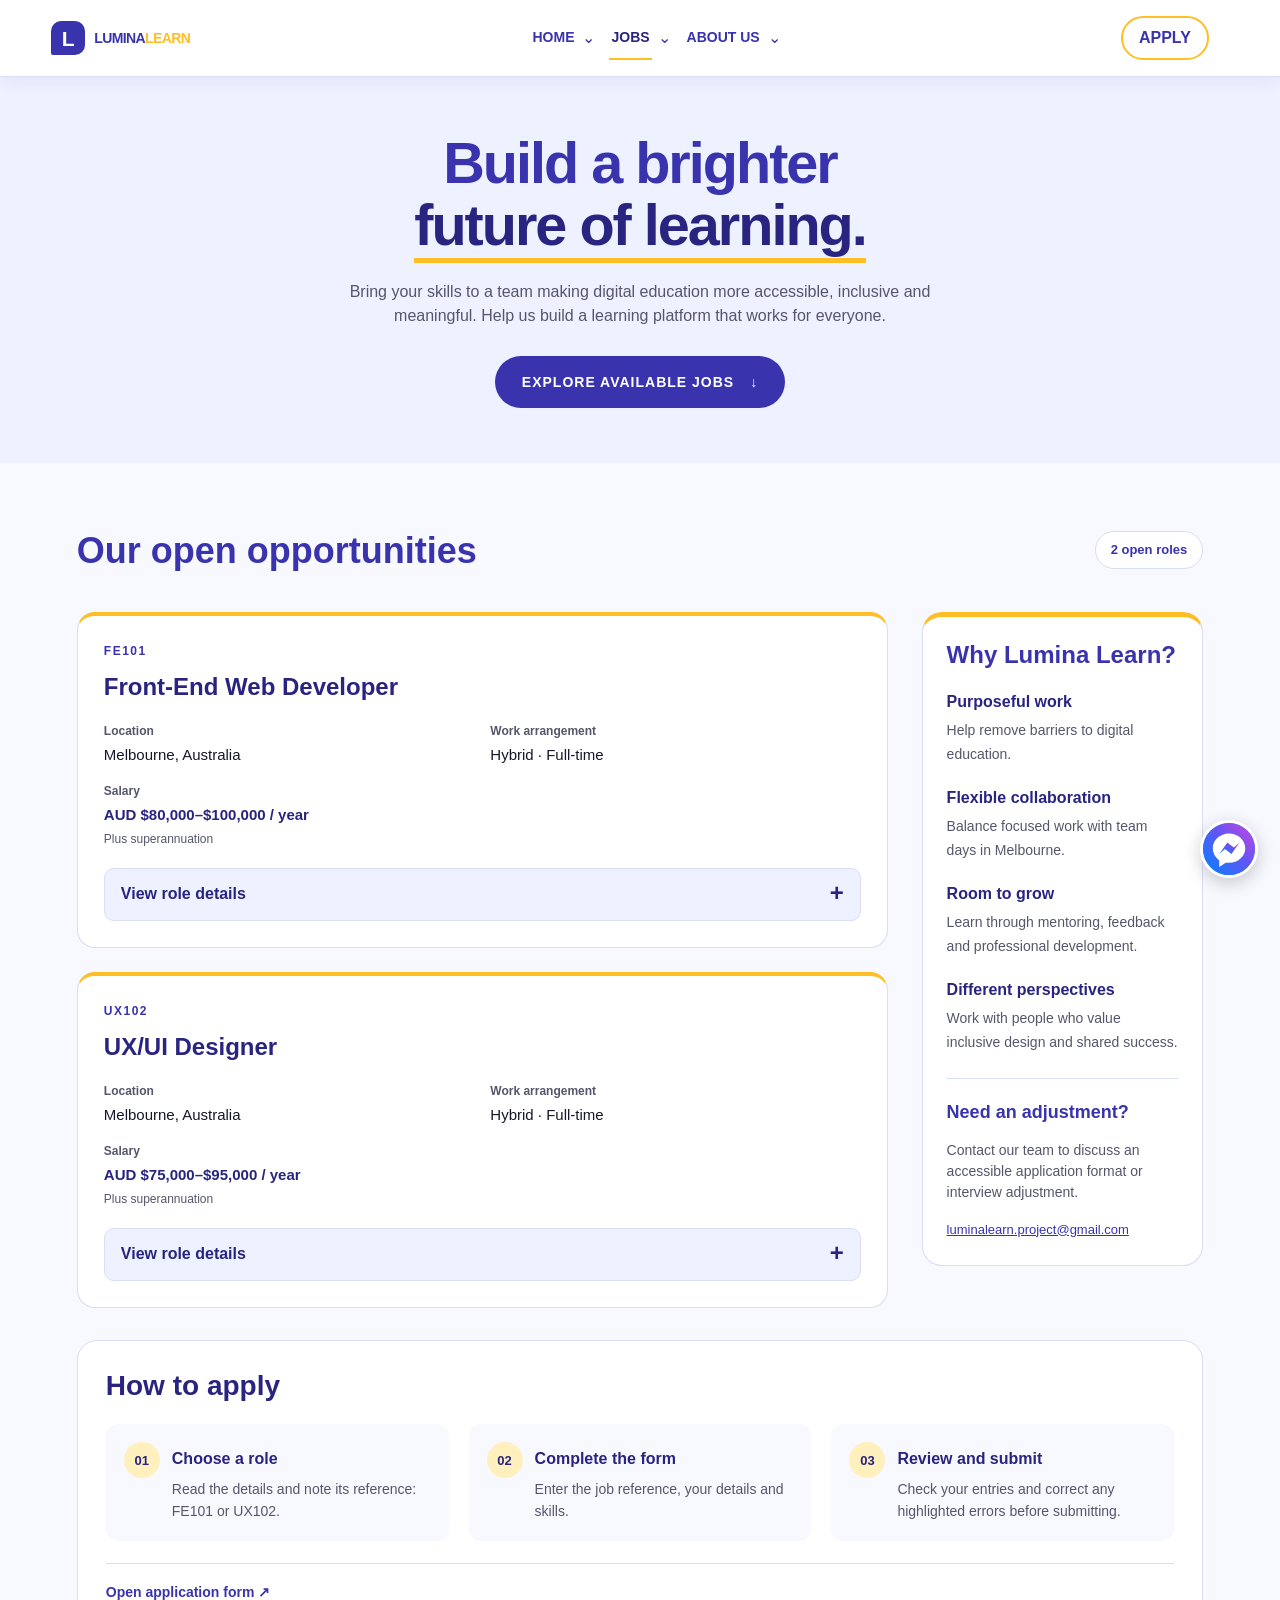
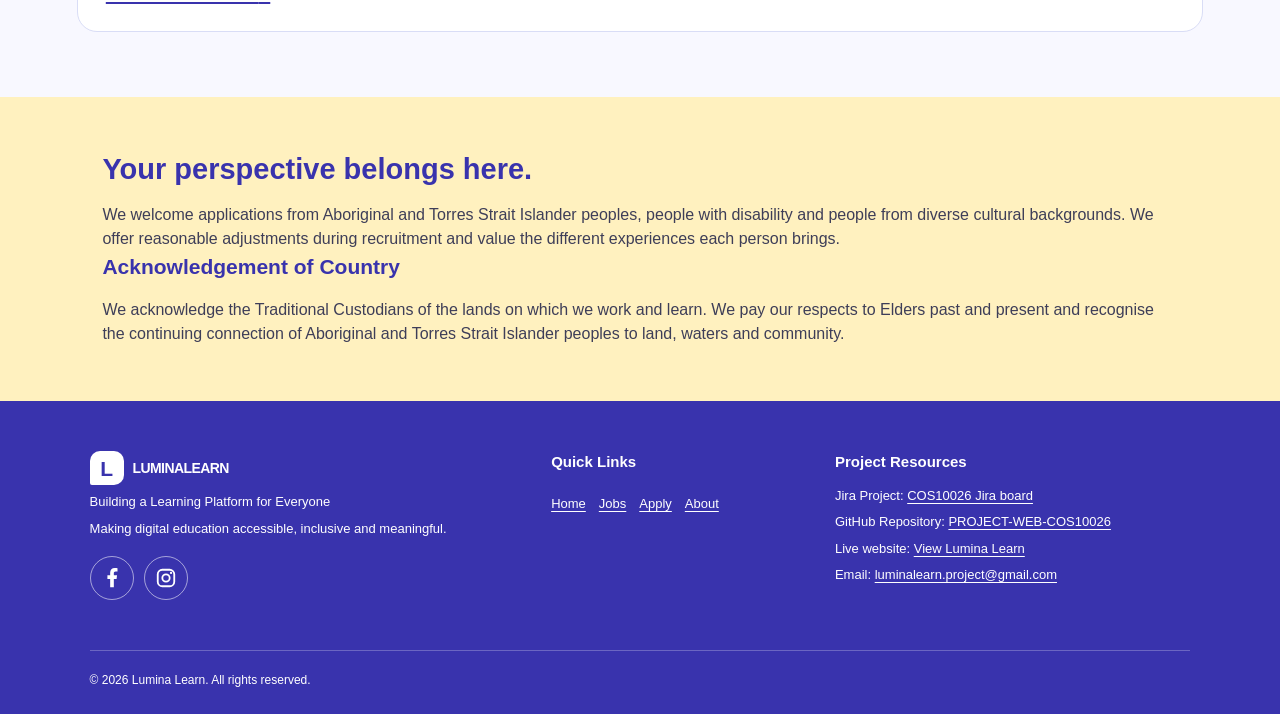
<file: jobs.html>
<!DOCTYPE html>
<html lang="en">
<head>
    <meta charset="UTF-8">
    <meta name="viewport" content="width=device-width, initial-scale=1.0">
    <meta name="theme-color" content="#3933ad">
    <meta name="description" content="Explore front-end development and UX/UI design careers at Lumina Learn, an inclusive educational technology company.">
    <meta property="og:type" content="website">
    <meta property="og:site_name" content="Lumina Learn">
    <meta property="og:title" content="Lumina Learn | Job Opportunities">
    <meta property="og:description" content="Explore front-end development and UX/UI design careers at Lumina Learn, an inclusive educational technology company.">
    <title>Lumina Learn | Job Opportunities</title>
    <link rel="icon" href="images/favicon.ico" sizes="any">
    <link rel="icon" type="image/svg+xml" href="images/favicon.svg">
    <link rel="stylesheet" href="styles.css">
    
    <style>
        .jobs-page .job-reference { font-family: "Courier New", monospace; }
    </style>
</head>
<body class="jobs-page">

    <!-- Sticky navigation -->
<header class="site-header">
    <a class="brand" href="index.html#home" aria-label="Lumina Learn home">
        <span class="brand-mark">L</span>
        <span class="brand-name">LUMINA<span>LEARN</span></span>
    </a>

    <!-- HOME -->
    <nav class="main-nav" aria-label="Main navigation">
        <div class="nav-dropdown">
            <a class="nav-link" href="index.html#home">Home</a>
            <span class="caret" aria-hidden="true">⌄</span>

            <div class="dropdown-menu" role="group" aria-label="Home sections">
                <a href="index.html#our-impact">Our Impact</a>
                <a href="index.html#career">Career</a>
                <a href="index.html#why-join-us">Why Join Us?</a>
            </div>
        </div>

        <!-- JOBS -->
        <div class="nav-dropdown">
            <a class="nav-link active" href="jobs.html" aria-current="page">Jobs</a>
            <span class="caret" aria-hidden="true">⌄</span>

            <div class="dropdown-menu" role="group" aria-label="Jobs sections">
                <a href="jobs.html#frontend-developer">Web Developer</a>
                <a href="jobs.html#ux-ui-designer">UX/UI Designer</a>
            </div>
        </div>

        <!-- ABOUT US -->
        <div class="nav-dropdown">
            <a class="nav-link" href="about.html">About Us</a>
            <span class="caret" aria-hidden="true">⌄</span>

            <div class="dropdown-menu" role="group" aria-label="About Us sections">
                <a href="about.html#our-project">Our Project</a>
                <a href="about.html#group-info">Get to Know</a>
                <a href="about.html#team-members">Meet Our Team</a>
                <a href="about.html#site-footer">Contact Us</a>
            </div>
        </div>
    </nav>

    <!-- HEADER ACTIONS -->
    <div class="header-actions">
        <a class="apply-button" href="apply.html">Apply</a>

        <a class="menu-icon" href="#site-footer" aria-label="Go to footer">
            <span></span>
            <span></span>
            <span></span>
        </a>
    </div>
</header>
    <!-- main content -->
    <main id="jobs-main" tabindex="-1">
        <section class="jobs-hero" aria-labelledby="jobs-title">
            <div class="jobs-hero-copy">
                <h1 id="jobs-title">Build a brighter<br><span>future of learning.</span></h1>
                <p>Bring your skills to a team making digital education more accessible, inclusive and meaningful. Help us build a learning platform that works for everyone.</p>
                <a class="button button-primary" href="#open-roles">Explore available jobs <span aria-hidden="true">↓</span></a>
            </div>
        </section>
        <!-- open roles -->
        <section class="jobs-content section-anchor" id="open-roles" aria-labelledby="open-roles-title">
            <div class="jobs-heading">
                <div>
                    <h2 id="open-roles-title">Our open opportunities</h2>
                </div>
                
                <p class="jobs-count" style="font-weight: 700;">2 open roles</p>
            </div>

            <div class="jobs-layout">
                <!-- aside benefits and support -->
                <aside class="jobs-aside" aria-labelledby="jobs-aside-title">
                    <h2 id="jobs-aside-title">Why Lumina Learn?</h2>
                    <ul class="jobs-benefits">
                        <li><strong>Purposeful work</strong><span>Help remove barriers to digital education.</span></li>
                        <li><strong>Flexible collaboration</strong><span>Balance focused work with team days in Melbourne.</span></li>
                        <li><strong>Room to grow</strong><span>Learn through mentoring, feedback and professional development.</span></li>
                        <li><strong>Different perspectives</strong><span>Work with people who value inclusive design and shared success.</span></li>
                    </ul>
                    <section class="jobs-aside-note" aria-labelledby="adjustments-title">
                        <h3 id="adjustments-title">Need an adjustment?</h3>
                        <p>Contact our team to discuss an accessible application format or interview adjustment.</p>
                        <a href="mailto:luminalearn.project@gmail.com">luminalearn.project@gmail.com</a>
                    </section>
                </aside>
                <!-- job overview show basic infomation 1-->
                <div class="jobs-list jobs-overview" role="group" aria-label="Compare our two open roles">
                    <article class="jobs-overview-card section-anchor" id="frontend-developer" aria-labelledby="summary-FE101">
                    <p class="section-kicker">FE101</p>
                    <h3 id="summary-FE101">Front-End Web Developer</h3>
                    <dl>
                        <div><dt>Location</dt><dd>Melbourne, Australia</dd></div>
                        <div><dt>Work arrangement</dt><dd>Hybrid · Full-time</dd></div>
                        <div class="jobs-overview-salary"><dt>Salary</dt><dd>AUD $80,000–$100,000 / year<span>Plus superannuation</span></dd></div>
                    </dl>
                    <!-- show details job infomation 1 (using AI for help to open and close the details)  -->
                    <details class="job-disclosure">
                        <summary><span class="job-show-label">View role details</span><span class="job-hide-label">Hide role details</span><span class="job-disclosure-icon" aria-hidden="true"></span></summary>
                        <div class="job-expanded-content">
                        <header class="job-detail-header">
                            <p class="section-kicker">ENGINEERING</p>
                            <p class="job-reference">Reference: <strong>FE101</strong></p>
                            <p>Build responsive, accessible interfaces for our learning management platform. Help students and educators manage courses, learning resources, assignments and progress through clear, reliable web experiences.</p>
                        </header>
                        <dl class="job-meta">
                            <div><dt>Salary range</dt><dd>AUD $80,000–$100,000 per year, plus superannuation</dd></div>
                            <div><dt>Reports to</dt><dd>Lead Front-End Developer</dd></div>
                            <div><dt>Location</dt><dd>Melbourne, Australia · Hybrid</dd></div>
                            <div><dt>Employment</dt><dd>Full-time</dd></div>
                        </dl>
                        <section class="job-detail" aria-labelledby="frontend-responsibilities">
                            <h4 id="frontend-responsibilities">Key responsibilities</h4>
                            <ol>
                                <li>Develop and maintain responsive course, assignment and learner dashboard interfaces.</li>
                                <li>Translate approved designs into semantic HTML, reusable CSS and well-structured front-end code.</li>
                                <li>Improve keyboard navigation, screen reader support and the accessibility of forms.</li>
                                <li>Test interfaces across browsers and screen sizes, and resolve usability issues.</li>
                                <li>Collaborate with designers, educators and back-end developers through code reviews and Git workflows.</li>
                            </ol>
                        </section>
                        <section class="job-detail" aria-labelledby="frontend-essential">
                            <h4 id="frontend-essential">Essential requirements</h4>
                            <ul>
                                <li>Degree or diploma in IT, software development or a related field, or equivalent practical experience.</li>
                                <li>Working knowledge of HTML5, CSS3, JavaScript and responsive web design.</li>
                                <li>Understanding of accessible web development, including labels, headings and keyboard interactions.</li>
                                <li>Experience using Git and a portfolio or project demonstrating front-end development skills.</li>
                                <li>Clear communication, problem-solving skills and an interest in inclusive education.</li>
                            </ul>
                        </section>
                        <section class="job-detail" aria-labelledby="frontend-preferable">
                            <h4 id="frontend-preferable">Preferable requirements</h4>
                            <ul>
                                <li>Experience with a component-based framework such as React or Vue.</li>
                                <li>Familiarity with learning management systems and educational web applications.</li>
                                <li>Experience with accessibility testing and front-end performance optimisation.</li>
                            </ul>
                        </section>
                        <!-- apply button -->
                        <footer class="job-detail-footer">
                            
                            <a class="button button-primary" href="apply.html">Apply for this role<span class="jobs-visually-hidden">: Front-End Web Developer</span></a>
                            <p>Use reference <strong class="job-reference">FE101</strong> in your application.</p>
                        </footer>
                    </div>
                    </details>
                    <!-- job 2  -->
                    </article>
                    <article class="jobs-overview-card section-anchor" id="ux-ui-designer" aria-labelledby="summary-UX102">
                    <p class="section-kicker">UX102</p>
                    <h3 id="summary-UX102">UX/UI Designer</h3>
                    <dl>
                        <div><dt>Location</dt><dd>Melbourne, Australia</dd></div>
                        <div><dt>Work arrangement</dt><dd>Hybrid · Full-time</dd></div>
                        <div class="jobs-overview-salary"><dt>Salary</dt><dd>AUD $75,000–$95,000 / year<span>Plus superannuation</span></dd></div>
                    </dl>
                    <details class="job-disclosure">
                        <summary><span class="job-show-label">View role details</span><span class="job-hide-label">Hide role details</span><span class="job-disclosure-icon" aria-hidden="true"></span></summary>
                        <div class="job-expanded-content">
                        <header class="job-detail-header">
                            <p class="section-kicker">DESIGN &amp; UX</p>
                            <p class="job-reference">Reference: <strong>UX102</strong></p>
                            <p>Design intuitive learning experiences for students and educators. Turn user research into accessible interfaces that make finding resources, submitting assignments and understanding progress easier for diverse learners.</p>
                        </header>
                        <dl class="job-meta">
                            <div><dt>Salary range</dt><dd>AUD $75,000–$95,000 per year, plus superannuation</dd></div>
                            <div><dt>Reports to</dt><dd>Product Design Lead</dd></div>
                            <div><dt>Location</dt><dd>Melbourne, Australia · Hybrid</dd></div>
                            <div><dt>Employment</dt><dd>Full-time</dd></div>
                        </dl>
                        <section class="job-detail" aria-labelledby="designer-responsibilities">
                            <h4 id="designer-responsibilities">Key responsibilities</h4>
                            <ol>
                                <li>Research learner and educator needs through interviews and usability testing.</li>
                                <li>Create user flows, wireframes and interactive prototypes for key learning tasks.</li>
                                <li>Design clear navigation, readable layouts and accessible interaction states.</li>
                                <li>Maintain a consistent design system and document components for developers.</li>
                                <li>Refine designs using feedback from users, educators and the product team.</li>
                            </ol>
                        </section>
                        <section class="job-detail" aria-labelledby="designer-essential">
                            <h4 id="designer-essential">Essential requirements</h4>
                            <ul>
                                <li>Qualification in interaction design, digital design or a related field, or equivalent practical experience.</li>
                                <li>A portfolio explaining your design process, decisions and response to user feedback.</li>
                                <li>Ability to produce wireframes, prototypes and interface designs using Figma or a similar tool.</li>
                                <li>Understanding of user-centred design, responsive layouts and accessible visual design.</li>
                                <li>Strong collaboration skills and the ability to communicate design ideas clearly.</li>
                            </ul>
                        </section>
                        <section class="job-detail" aria-labelledby="designer-preferable">
                            <h4 id="designer-preferable">Preferable requirements</h4>
                            <ul>
                                <li>Experience designing educational products or learning management systems.</li>
                                <li>Familiarity with HTML and CSS to support collaboration with developers.</li>
                                <li>Experience conducting research with people with diverse access needs.</li>
                            </ul>
                        </section>
                        <footer class="job-detail-footer">
                            <a class="button button-primary" href="apply.html">Apply for this role<span class="jobs-visually-hidden">: UX/UI Designer</span></a>
                            <p>Use reference <strong class="job-reference">UX102</strong> in your application.</p>
                        </footer>
                    </div>
                    </details>
                </article>
                </div>
            </div>
                    <section class="jobs-application-steps section-anchor" aria-labelledby="application-steps-title">
                        <h2 id="application-steps-title">How to apply</h2>
                        <ol class="jobs-apply-steps" role="list">
                            <li><span class="jobs-step-number" aria-hidden="true">01</span><div><h3>Choose a role</h3><p>Read the details and note its reference: FE101 or UX102.</p></div></li>
                            <li><span class="jobs-step-number" aria-hidden="true">02</span><div><h3>Complete the form</h3><p>Enter the job reference, your details and skills.</p></div></li>
                            <li><span class="jobs-step-number" aria-hidden="true">03</span><div><h3>Review and submit</h3><p>Check your entries and correct any highlighted errors before submitting.</p></div></li>
                        </ol>
                        <div class="jobs-steps-footer">
                        <a class="text-link" href="apply.html">Open application form <span aria-hidden="true">↗</span></a>
                        </div>
                    </section>
        </section>

        <section class="jobs-inclusion" aria-labelledby="inclusion-title">
            <div>
                <h2 id="inclusion-title">Your perspective belongs here.</h2>
                <p>We welcome applications from Aboriginal and Torres Strait Islander peoples, people with disability and people from diverse cultural backgrounds. We offer reasonable adjustments during recruitment and value the different experiences each person brings.</p>
            </div>
            <div>
                <h3>Acknowledgement of Country</h3>
                <p>We acknowledge the Traditional Custodians of the lands on which we work and learn. We pay our respects to Elders past and present and recognise the continuing connection of Aboriginal and Torres Strait Islander peoples to land, waters and community.</p>
            </div>
        </section>
    </main>

    <footer class="site-footer" id="site-footer">
        <div class="footer-brand">
            <a class="brand brand-light" href="index.html#home">
                <span class="brand-mark">L</span>
                <span class="brand-name">LUMINA<span>LEARN</span></span>
            </a>
            <p>Building a Learning Platform for Everyone</p>
            <p>Making digital education accessible, inclusive and meaningful.</p>
            
            <div class="footer-social">
                <a class="footer-social-icon" href="https://www.facebook.com/profile.php?id=61596296752214" target="_blank" rel="noopener noreferrer" aria-label="Facebook (opens in a new tab)"><img src="images/social-facebook.svg" alt="" width="22" height="22"></a>
                <a class="footer-social-icon" href="https://www.instagram.com/luminalearn.project/" target="_blank" rel="noopener noreferrer" aria-label="Instagram (opens in a new tab)"><img src="images/social-instagram.svg" alt="" width="22" height="22"></a>
            </div>
        </div>
        <div class="footer-links">
            <h2>Quick Links</h2>
            <a href="index.html#home">Home</a>
            <a href="jobs.html" aria-current="page">Jobs</a>
            <a href="apply.html">Apply</a>
            <a href="about.html">About</a>
        </div>
        <div class="footer-resources">
            <h2>Project Resources</h2>
            
            <p>Jira Project: <a href="https://hyo2108.atlassian.net/jira/software/projects/SCRUM/boards/1" target="_blank" rel="noopener noreferrer">COS10026 Jira board</a></p>
            <p>GitHub Repository: <a href="https://github.com/NguyenHieu-P/PROJECT-WEB-COS10026" target="_blank" rel="noopener noreferrer">PROJECT-WEB-COS10026</a></p>
            <p>Live website: <a href="https://voliad.github.io/test-web-tech/" target="_blank" rel="noopener noreferrer">View Lumina Learn</a></p>
            <p>Email: <a href="mailto:luminalearn.project@gmail.com">luminalearn.project@gmail.com</a></p>
        </div>
        <p class="copyright">© 2026 Lumina Learn. All rights reserved.</p>
    </footer>
    <a aria-label="Message Lumina Learn on Messenger (opens in a new tab)" class="messenger-float" href="https://m.me/61596296752214" rel="noopener noreferrer" target="_blank">
    <img alt="" height="52" src="images/messenger-icon.svg" width="52"/>
   </a>
</body>
</html>
</file>
<file: styles.css>
:root {
    --lavender: #eef1ff;
    --purple: #3933ad;
    --purple-dark: #29247f;
    --yellow: #ffbf24;
    --ink: #17172b;
    --muted: #55566b;
    --white: #ffffff;
    --line: #d9ddf6;
    --surface-soft: #f8f8ff;
    --yellow-soft: #fff1bf;
    --field-border: #8986b5;
}

* {
    box-sizing: border-box;
}

/*box text*/
html {
    font-size: 100%;
    scroll-behavior: smooth;
    scroll-padding-top: max(92px, 6rem);
}

/*cho phép trình duyệt tự ngắt một từ ở bất kỳ vị trí nào nếu từ đó quá dài và không vừa với chiều rộng của phần tử.*/
body {
    margin: 0;
    color: var(--ink);
    background: var(--lavender);
    font-family: Arial, Helvetica, sans-serif;
    line-height: 1.5;
    overflow-wrap: anywhere;
}

a {
    color: inherit;
}

img {
    max-width: 100%;
}

/*apply for whole icon and letter*/
.brand {
    min-width: 0;
    max-width: 100%;
    display: inline-flex;
    align-items: center;
    gap: 9px;
    text-decoration: none;
    flex-shrink: 0;
}

/* apply to logo only*/
.brand-mark {
    min-width: 1.5em;
    min-height: 1.5em;
    line-height: 1;
    display: grid;
    place-items: center;
    width: 34px;
    height: 34px;
    color: white;
    background: var(--purple);
    border-radius: 10px 10px 10px 2px;
    font-weight: 800;
    font-size: 1.3125rem;
}

/* word learn*/
.brand-name span {
    color: var(--yellow);
}

.nav-link {
    display: inline-block;
    padding: 10px 2px;
    color: var(--purple);
    text-decoration: none;
    text-transform: uppercase;
    font-size: 0.875rem;
    font-weight: 700;
    border-bottom: 2px solid transparent;
    transition: color 0.2s ease, border-color 0.2s ease;
}

/*when page is currently live*/
.nav-link:hover,
.nav-link:focus-visible,
.nav-link.active {
    color: var(--purple-dark);
    border-bottom-color: var(--yellow);
}

.nav-dropdown {
    position: relative;
    display: flex;
    align-items: center;
    gap: 3px;
}

.caret {
    display: inline-block;
    margin-left: 3px;
    color: var(--purple);
    transition: transform 0.2s ease;
}

/*vẫn xoay khi trang đó đc chọn*/
.nav-dropdown:hover .caret,
.nav-dropdown:focus-within .caret {
    transform: rotate(180deg);
}

/* Dropdown menu */
.dropdown-menu {
    position: absolute;
    top: 100%;
    left: 50%;
    min-width: 190px;
    padding: 8px;
    background: var(--white);
    border: 1px solid var(--line);
    border-radius: 12px;
    box-shadow: 0 14px 32px rgba(31, 29, 94, 0.15);
    opacity: 0;
    visibility: hidden;
    transform: translate(-50%, 10px);
    transition: opacity 0.2s ease, transform 0.2s ease, visibility 0.2s;
}

.nav-dropdown:hover .dropdown-menu,
.nav-dropdown:focus-within .dropdown-menu {
    opacity: 1;
    visibility: visible;
    transform: translate(-50%, 0);
}

.dropdown-menu a {
    display: block;
    min-height: 44px;
    padding: 10px 12px;
    border-radius: 10px;
    color: var(--purple);
    text-decoration: none;
    font-size: 0.8125rem;
    transition: background-color 0.2s ease, padding-left 0.2s ease;
}

/*text in nav dropdown when hover*/
.dropdown-menu a:hover,
.dropdown-menu a:active,
.dropdown-menu a:focus-visible {
    padding-left: 17px;
    background: #f0efff;
    color: var(--purple-dark);
    font-weight: 700;
}

.header-actions {
    display: flex;
    align-items: center;
    gap: 20px;
    flex-shrink: 0;
}

.apply-button:hover {
    color: var(--ink);
    background: var(--yellow);
}

.section-kicker {
    margin: 0 0 12px;
    color: var(--purple);
    text-transform: uppercase;
    letter-spacing: 1.5px;
    font-size: 0.75rem;
    font-weight: 800;
}

.button {
    display: inline-flex;
    justify-content: center;
    align-items: center;
    min-height: 52px;
    padding: 13px 25px;
    border: 2px solid transparent;
    border-radius: 32px;
    text-decoration: none;
    text-transform: uppercase;
    letter-spacing: 1px;
    font-size: 0.875rem;
    font-weight: 800;
    transition: transform 0.2s ease, background-color 0.2s ease, color 0.2s ease;
}

.button:hover {
    transform: translateY(-3px);
}

.button-primary {
    color: white;
    background: var(--purple);
}

.button-primary:hover {
    background: var(--purple-dark);
}

.button-secondary {
    color: var(--purple);
    border-color: var(--purple);
    background: transparent;
}

.button-secondary:hover {
    color: white;
    background: var(--purple);
}

.section-heading {
    max-width: 700px;
    margin: 0 auto 35px;
    text-align: center;
}

.section-heading h2 {
    margin: 0 0 22px;
    color: var(--purple);
    font-size: clamp(1.75rem, 3.2vw, 2.375rem);
    line-height: 1.15;
    margin-bottom: 12px;
}

.section-heading > p:last-child {
    margin: 0;
    color: var(--muted);
}

.text-link {
    color: var(--purple);
    font-weight: 800;
    text-decoration-thickness: 2px;
    text-underline-offset: 5px;
    white-space: nowrap;
}

.button-dark {
    color: white;
    background: var(--purple);
}

.button-dark:hover {
    background: var(--purple-dark);
}


.country-acknowledgement {
    padding: 48px 8%;
    background: var(--lavender);
}
.country-acknowledgement::before {
    content: "";
    display: block;
    width: 48px;
    height: 4px;
    margin-bottom: 24px;
    border-radius: 3px;
    background: var(--purple);
}
.country-acknowledgement h2 {
    margin: 0 0 24px;
    color: var(--purple-dark);
    font-size: 2rem;
    line-height: 1.2;
}
.country-acknowledgement p {
    margin: 0 0 20px;
    color: var(--muted);
    line-height: 1.8;
}
.country-acknowledgement p:last-child {
    margin-bottom: 0;
}

/* Footer */
.site-footer {
    display: grid;
    grid-template-columns: 1.2fr 0.7fr 1fr;
    gap: 35px;
    padding: 50px 7% 25px;
    color: white;
    background: var(--purple);
}

.brand-light .brand-mark {
    color: var(--purple);
    background: white;
}

.brand-light .brand-name,
.brand-light .brand-name span {
    color: white;
}

.footer-brand p {
    margin: 7px 0;
    font-size: 0.8125rem;
}

.footer-social {
    display: flex;
    flex-wrap: wrap;
    gap: 10px;
    margin-top: 18px;
}

.footer-social-icon {
    display: inline-flex;
    align-items: center;
    justify-content: center;
    width: 44px;
    height: 44px;
    border: 1px solid rgba(255, 255, 255, 0.55);
    border-radius: 50%;
}

.footer-social-icon:hover {
    background: var(--purple-dark);
    border-color: var(--yellow);
}

.footer-social-icon img {
    display: block;
    width: 22px;
    height: 22px;
}

.site-footer h2 {
    margin: 0 0 12px;
    font-size: 0.9375rem;
}

.footer-links {
    display: flex;
    flex-wrap: wrap;
    align-content: start;
    gap: 8px 13px;
}

.footer-links h2 {
    width: 100%;
}

.site-footer a:not(.brand) {
    color: white;
    text-underline-offset: 3px;
}

.footer-links a {
    font-size: 0.8125rem;
}

.footer-resources p {
    margin: 7px 0;
    font-size: 0.8125rem;
    overflow-wrap: anywhere;
}

.copyright {
    grid-column: 1 / -1;
    margin: 15px 0 0;
    padding-top: 20px;
    border-top: 1px solid rgba(255, 255, 255, 0.25);
    font-size: 0.75rem;
}

a:focus-visible,
button:focus-visible,
input:focus-visible,
select:focus-visible,
textarea:focus-visible,
summary:focus-visible,
[tabindex]:not([tabindex="-1"]):focus-visible {
    outline: 3px solid var(--purple-dark);
    outline-offset: 3px;
}

.site-footer a:focus-visible,
.home-page .hero a:focus-visible {
    outline-color: var(--yellow);
    box-shadow: 0 0 0 6px var(--purple-dark);
}

/*row 29 - sticky nav */
/*cho phép xuống dòng khi k đủ chỗ*/
/* Sticky header */
.site-header {
    background: var(--white);
    position: sticky;
    top: 0;
    z-index: 1000;
    display: flex;
    align-items: center;
    justify-content: space-between;
    flex-wrap: wrap;
    padding: 16px 5%;
    border-bottom: 1px solid var(--line);
    box-shadow: 0 4px 18px rgba(38, 36, 104, 0.06);
    gap: 14px;
    padding-inline: 4%;
}

.main-nav {
    display: flex;
    align-items: center;
    gap: 14px;
}

/* apply to wordmark only*/
.brand-name {
    min-width: 0;
    color: var(--purple);
    font-weight: 800;
    letter-spacing: -0.6px;
    font-size: 0.875rem;
}

.apply-button {
    border: 2px solid var(--yellow);
    border-radius: 30px;
    color: var(--purple);
    text-decoration: none;
    text-transform: uppercase;
    font-weight: 700;
    transition: color 0.2s ease, background-color 0.2s ease;
    padding: 8px 16px;
}

/* HOME - index.html - Lê Thu Phương */

.hero {
    min-height: 550px;
    display: grid;
    grid-template-columns: 1.2fr 0.8fr;
    align-items: center;
    gap: 35px;
    padding: 80px 8%;
    overflow: hidden;
    background: linear-gradient(90deg, rgba(34, 27, 25, 0.78), rgba(34, 27, 25, 0.70) 58%, rgba(34, 27, 25, 0) 84%), var(--lavender) url("images/hero-classroom.webp") center / cover no-repeat;
}

.hero-copy {
    position: relative;
    isolation: isolate;
    max-width: 690px;
}

.eyebrow {
    margin: 0 0 12px;
    color: var(--white);
    text-transform: none;
    letter-spacing: 0;
    font-size: clamp(1.0625rem, 2vw, 1.4375rem);
    font-weight: 400;
}

.hero h1 {
    margin: 10px 0 14px;
    color: var(--yellow);
    font-size: clamp(2.625rem, 6vw, 4.25rem);
    line-height: 1.05;
    letter-spacing: -2px;
}

.hero h1 span {
    color: var(--white);
}

.hero-description {
    max-width: 570px;
    margin: 0;
    font-size: 1.125rem;
    color: var(--white);
}

.hero-actions {
    display: flex;
    flex-wrap: wrap;
    gap: 18px;
    margin-top: 34px;
}

/* Impact section: image slider left + text right */
.impact-section {
    display: grid;
    grid-template-columns: minmax(0, 1.2fr) minmax(0, 0.9fr);
    align-items: center;
    gap: clamp(28px, 4vw, 48px);
    padding: 60px 5%;
    background: var(--lavender);
}

.image-slider {
    position: relative;
    min-width: 0;
    margin: 0;
    padding: 0;
    border: 0;
}

.image-slider legend,
.slider-label {
    position: absolute;
    width: 1px;
    height: 1px;
    padding: 0;
    overflow: hidden;
    clip-path: inset(50%);
    white-space: nowrap;
}

.image-slider input {
    position: absolute;
    bottom: 14px;
    left: 50%;
    width: 1px;
    height: 1px;
    margin: 0;
    opacity: 0;
    pointer-events: none;
}

.slider-window {
    position: relative;
    overflow: hidden;
    border-radius: 42px;
    background: #dfe3f5;
}

.slider-track {
    display: flex;
    width: 300%;
    transition: transform 0.55s ease;
}

.slider-track img {
    display: block;
    flex: 0 0 33.333333%;
    width: 33.333333%;
    height: auto;
    aspect-ratio: 3 / 2;
    object-fit: cover;
}

/* CSS-only slide navigation */
#learning-slide-1:checked ~ .slider-window .slider-track {
    transform: translateX(0);
}

#learning-slide-2:checked ~ .slider-window .slider-track {
    transform: translateX(-33.333333%);
}

#learning-slide-3:checked ~ .slider-window .slider-track {
    transform: translateX(-66.666667%);
}

.slider-arrow {
    position: absolute;
    top: calc((100% - 43px) / 2);
    transform: translateY(-50%);
    display: none;
    width: 42px;
    height: 54px;
    align-items: center;
    justify-content: center;
    color: white;
    background: rgba(30, 30, 50, 0.65);
    border-radius: 25px;
    font-size: 2.375rem;
    line-height: 1;
    cursor: pointer;
    pointer-events: auto;
    text-shadow: 0 2px 6px rgba(0, 0, 0, 0.3);
    transition: background-color 0.2s ease;
}

.slider-arrow:hover {
    background: rgba(57, 51, 173, 0.8);
}

.slider-prev {
    left: 12px;
}

.slider-next {
    right: 12px;
}

#learning-slide-1:checked ~ .slider-dots label[for="learning-slide-3"] .slider-prev,
#learning-slide-1:checked ~ .slider-dots label[for="learning-slide-2"] .slider-next,
#learning-slide-2:checked ~ .slider-dots label[for="learning-slide-1"] .slider-prev,
#learning-slide-2:checked ~ .slider-dots label[for="learning-slide-3"] .slider-next,
#learning-slide-3:checked ~ .slider-dots label[for="learning-slide-2"] .slider-prev,
#learning-slide-3:checked ~ .slider-dots label[for="learning-slide-1"] .slider-next {
    display: flex;
}

.slider-dots {
    display: flex;
    justify-content: center;
    gap: 7px;
    padding-top: 15px;
}

.slider-dots label {
    width: 28px;
    height: 28px;
    display: block;
    border: 8px solid var(--lavender);
    border-radius: 50%;
    color: var(--white);
    background: var(--purple);
    cursor: pointer;
    transition: background-color 0.2s ease, transform 0.2s ease;
}

#learning-slide-1:checked ~ .slider-dots label[for="learning-slide-1"],
#learning-slide-2:checked ~ .slider-dots label[for="learning-slide-2"],
#learning-slide-3:checked ~ .slider-dots label[for="learning-slide-3"] {
    color: var(--purple-dark);
    background: var(--yellow);
    box-shadow: inset 0 0 0 2px var(--purple);
}

.impact-copy h2 {
    margin: 0 0 22px;
    color: var(--purple);
    font-size: clamp(1.75rem, 3.2vw, 2.375rem);
    line-height: 1.15;
}

.impact-copy p:not(.section-kicker) {
    margin: 0 0 19px;
    font-size: 1.0625rem;
    line-height: 1.55;
}

/* Career table */
.career-section {
    padding: 78px 8%;
    background: white;
}

.table-wrap {
    max-width: 1000px;
    margin: 0 auto;
    overflow-x: auto;
    border-radius: 16px;
    box-shadow: 0 10px 28px rgba(35, 31, 110, 0.08);
}

.career-table {
    width: 100%;
    border-collapse: collapse;
    background: white;
    text-align: left;
}

.career-table th {
    padding: 17px 20px;
    border: 1px solid var(--line);
}

.career-table thead th {
    color: white;
    background: var(--purple);
    font-size: 0.875rem;
}

.career-table .table-title {
    font-weight: 700;
    border: 1px solid var(--line);
    padding: 20px;
    color: var(--purple);
    background: var(--yellow-soft);
    text-align: center;
    font-size: 1.1875rem;
}

.career-table td {
    padding: 17px 20px;
    border: 1px solid var(--line);
    font-size: 0.875rem;
}

.career-table tr:hover td {
    background: #f7f7ff;
}

.career-table .department-cell {
    background: var(--white);
    font-size: 0.875rem;
    text-align: left;
    color: var(--purple);
    font-weight: 800;
}

.table-note {
    max-width: 1000px;
    margin: 18px auto 0;
    color: var(--muted);
    font-size: 0.8125rem;
}

.table-note a {
    color: var(--purple);
    font-weight: 700;
}

/* Why join us */
.why-section {
    padding: 75px 8% 85px;
    background: var(--lavender);
}

.why-section .section-heading h2 {
    font-size: clamp(2.125rem, 4vw, 2.875rem);
}

.benefit-grid {
    display: grid;
    grid-template-columns: repeat(2, minmax(0, 1fr));
    gap: 25px 35px;
    max-width: 1000px;
    margin: 0 auto;
}

.benefit-card {
    position: relative;
    min-height: 190px;
    padding: 30px;
    overflow: hidden;
    border: 1px solid rgba(57, 51, 173, 0.04);
    border-radius: 28px;
    background: var(--surface-soft);
    box-shadow: 0 5px 12px rgba(40, 37, 100, 0.10);
    transition: transform 0.25s ease, box-shadow 0.25s ease;
}

.benefit-card:hover {
    transform: translateY(-5px);
    box-shadow: 0 12px 25px rgba(40, 37, 100, 0.14);
}

.benefit-number {
    color: var(--purple);
    font-size: 0.75rem;
    font-weight: 800;
    letter-spacing: 1px;
}

.benefit-card h3 {
    margin: 9px 0 10px;
    color: var(--purple);
    font-size: 1.3125rem;
}

.benefit-card p {
    margin: 0;
    color: #3e3e58;
    font-size: 1rem;
}

/* About strip */
.about-strip {
    display: grid;
    grid-template-columns: 1fr 1.2fr auto;
    align-items: center;
    gap: 30px;
    padding: 55px 8%;
    background: white;
}

.about-strip h2 {
    color: var(--purple);
    line-height: 1.15;
    margin: 0;
    font-size: clamp(1.5625rem, 3vw, 2.125rem);
}

.about-strip > p {
    margin: 0;
    color: var(--muted);
}

/* CTA */
.cta-section {
    margin: 0 5% 45px;
    padding: 35px clamp(25px, 4vw, 45px);
    border-radius: 30px;
    background: var(--yellow);
}

.cta-section h2 {
    margin: 0 0 22px;
    color: var(--purple);
    line-height: 1.15;
    margin-bottom: 12px;
    font-size: clamp(1.875rem, 4vw, 2.5rem);
}

.cta-section p:not(.section-kicker) {
    max-width: 900px;
    margin: 0 0 24px;
    color: #28234f;
    font-size: 1.0625rem;
}

.messenger-float {
    position: fixed;
    right: 22px;
    bottom: 22px;
    z-index: 1100;
    display: grid;
    place-items: center;
    width: 58px;
    height: 58px;
    overflow: hidden;
    border: 3px solid white;
    border-radius: 50%;
    background: #0878f9;
    box-shadow: 0 5px 18px rgba(0, 0, 0, 0.2);
    transition: transform 0.2s ease;
}

.messenger-float:hover {
    transform: scale(1.08);
}

.messenger-float img {
    width: 100%;
    height: 100%;
    object-fit: contain;
}

/*  SEARCH SECTION */
.home-role-browser {
    display: grid;
    grid-template-columns: minmax(0, 1fr);
    align-items: center;
    gap: 18px 32px;
    max-width: 1120px;
    margin: 32px auto;
    padding: 28px 32px;
    border: 1px solid var(--line);
    border-radius: 20px;
    background: var(--white);
    box-shadow: 0 8px 30px #29247f08;
}

/* INTRO */
.home-role-intro {
    grid-column: 1 / -1;
}

.home-role-intro h2 {
    margin: 0 0 8px;
    color: var(--purple-dark);
    font-size: clamp(1.75rem, 2.6vw, 2.125rem);
    line-height: 1.15;
}

.home-role-intro > p:last-child {
    margin: 0;
    color: var(--muted);
    font-size: 1rem;
}

/* ROLE LINKS */
.home-role-links {
    display: flex;
    align-items: center;
    flex-wrap: wrap;
    gap: 10px;
}

.home-role-links > span {
    flex-basis: 100%;
    color: var(--muted);
    font-size: 0.8125rem;
}

.home-role-links a {
    display: inline-flex;
    align-items: center;
    justify-content: space-between;
    gap: 12px;
    min-height: 44px;
    padding: 10px 16px;
    border: 1px solid var(--line);
    border-radius: 999px;
    color: var(--purple-dark);
    font-size: 0.875rem;
    font-weight: 700;
    text-decoration: none;
}

.home-role-links a:hover {
    background: var(--lavender);
    border-color: var(--purple);
}

.home-search-form label {
    display: block;
    margin-bottom: 8px;
    color: var(--purple-dark);
    font-size: 0.875rem;
    font-weight: 700;
}

/* INPUT + BUTTON */
.home-search-controls {
    display: flex;
    gap: 12px;
}

.home-search-controls input {
    flex: 1;
    min-width: 0;
    min-height: 50px;
    padding: 12px 16px;
    border: 1px solid var(--field-border);
    border-radius: 12px;
    background: #f8f9ff;
    color: var(--ink);
    font: inherit;
}

.home-search-controls input::placeholder {
    color: #666579;
}

.home-search-controls button {
    border: 0;
    cursor: pointer;
    font: inherit;
    font-weight: 700;
    white-space: nowrap;
}

/* SEARCH NOTE */
#job-search-note {
    margin: 8px 0 0;
    color: var(--muted);
    font-size: 0.8125rem;
    line-height: 1.5;
}

#learning-slide-1:focus-visible ~ .slider-dots label[for="learning-slide-1"],
#learning-slide-2:focus-visible ~ .slider-dots label[for="learning-slide-2"],
#learning-slide-3:focus-visible ~ .slider-dots label[for="learning-slide-3"] {
    outline: 3px solid var(--purple-dark);
    outline-offset: 4px;
    box-shadow: 0 0 0 3px var(--white);
}

.home-page .hero {
    min-height: 550px;
    padding: 80px 8%;
}

.home-page .hero .button-secondary {
    color: var(--yellow);
    border-color: var(--yellow);
    background: transparent;
}

.home-page .hero .button-secondary:hover {
    color: var(--purple);
    background: var(--white);
}

.home-page .impact-section {
    position: relative;
    padding: 48px 8% 56px;
}

.home-page .impact-section::before {
    content: "";
    position: absolute;
    top: 0;
    left: 50%;
    transform: translateX(-50%);
    width: min(1120px, 84%);
    height: 1px;
    background: #c9c8e7;
}

.home-page .about-strip {
    width: calc(100% - 12%);
    max-width: 1120px;
    padding: 36px 40px;
    border-radius: 24px;
    margin: 40px auto 24px;
    grid-template-columns: 1fr 1.15fr;
    gap: 16px 40px;
    align-items: start;
    border: 1px solid var(--line);
}

.home-page .about-strip > div {
    grid-row: 1 / span 2;
}

.home-page .about-strip h2 {
    max-width: 440px;
    font-size: clamp(1.625rem, 2.6vw, 2.125rem);
    line-height: 1.2;
}

.home-page .about-strip > p {
    line-height: 1.75;
}

.home-page .about-strip .text-link {
    grid-column: 2;
    justify-self: start;
    white-space: normal;
}

.home-page .cta-section {
    width: calc(100% - 12%);
    max-width: 1120px;
    padding: 36px 40px;
    border-radius: 24px;
    margin: 0 auto 56px;
}

.home-page .cta-section h2 {
    margin: 0 0 16px;
    font-size: clamp(1.75rem, 3vw, 2.25rem);
    line-height: 1.2;
}

.home-page .cta-section p:not(.section-kicker) {
    max-width: 800px;
    font-size: 1rem;
    line-height: 1.75;
}

/* JOBS - jobs.html - Nguyễn Trung Hiếu */

/* hidden text */
.jobs-page .jobs-visually-hidden {
    position: absolute;
    width: 1px;
    height: 1px;
    padding: 0;
    overflow: hidden;
    clip-path: inset(50%);
    white-space: nowrap;
}

/* page intro and layout */
/* Hero: same lavender, purple and yellow palette as Home. */
.jobs-page .jobs-hero {
    display: block;
    text-align: center;
    padding: 55px 8%;
}

/* decoration  */
.jobs-page .jobs-hero h1 {
    margin: 0 0 24px;
    color: var(--purple);
    font-size: clamp(2.25rem, 4.5vw, 3.875rem);
    line-height: 1.08;
    letter-spacing: -2px;
}

.jobs-page .jobs-hero h1 span {
    position: relative;
    display: inline-block;
    max-width: 100%;
    color: var(--purple-dark);
}

.jobs-page .jobs-hero h1 span::after {
    content: "";
    position: absolute;
    right: 0;
    bottom: -7px;
    left: 0;
    height: 5px;
    background: var(--yellow);
}

.jobs-page .jobs-hero-copy > p:not(.section-kicker) {
    max-width: 610px;
    margin: 0 auto 28px;
    color: var(--muted);
}

.jobs-page .jobs-hero .button {
    gap: 16px;
}

/* content */
/* The aside uses a real float, matching the assignment's desktop requirement. */
.jobs-page .jobs-content {
    padding: 55px 6% 65px;
    background: var(--surface-soft);
}

.jobs-page .jobs-heading {
    display: flex;
    align-items: center;
    justify-content: space-between;
    gap: 20px;
    max-width: 1220px;
    margin: 0 auto 30px;
}

.jobs-page .jobs-heading h2 {
    margin: 0;
    color: var(--purple);
    font-size: clamp(1.6875rem, 3vw, 2.25rem);
    line-height: 1.2;
}

.jobs-page .jobs-count {
    flex-shrink: 0;
    padding: 8px 15px;
    border: 1px solid var(--line);
    border-radius: 22px;
    color: var(--purple);
    background: white;
    font-size: 0.8125rem;
}

/* main content */
.jobs-page .jobs-layout {
    display: flow-root;
    max-width: 1220px;
    margin: 0 auto;
}

/* aside */
.jobs-page .jobs-aside {
    float: right;
    width: 25%;
    margin: 0 0 25px 3%;
    padding: 24px;
    border: 1px solid var(--line);
    border-top: 5px solid var(--yellow);
    border-radius: 20px;
    background: white;
}

.jobs-page .jobs-aside h2 {
    margin: 0 0 20px;
    color: var(--purple);
    font-size: 1.5rem;
    line-height: 1.2;
}

.jobs-page .jobs-benefits {
    padding: 0;
    margin: 0;
    list-style: none;
}

.jobs-page .jobs-benefits li {
    margin-bottom: 20px;
}

.jobs-page .jobs-benefits strong {
    display: block;
    margin-bottom: 4px;
    color: var(--purple-dark);
}

.jobs-page .jobs-benefits span {
    color: var(--muted);
    font-size: 0.875rem;
}

.jobs-page .jobs-aside-note {
    margin-top: 24px;
    padding-top: 20px;
    border-top: 1px solid var(--line);
}

.jobs-page .jobs-aside-note h3 {
    margin: 0 0 12px;
    color: var(--purple);
    font-size: 1.125rem;
}

.jobs-page .jobs-aside-note p {
    color: var(--muted);
    font-size: 0.875rem;
}

.jobs-page .jobs-aside-note ol {
    color: var(--muted);
    font-size: 0.875rem;
    padding-left: 20px;
}

.jobs-page .jobs-aside-note li {
    margin-bottom: 9px;
}

/* apply steps */
.jobs-page .jobs-application-steps {
    max-width: 1220px;
    margin: 32px auto 0;
    padding: 28px;
    border: 1px solid var(--line);
    border-radius: 20px;
    background: var(--white);
}

.jobs-page .jobs-application-steps h2 {
    margin: 0 0 22px;
    color: var(--purple-dark);
    font-size: 1.75rem;
    line-height: 1.2;
}

.jobs-page .jobs-apply-steps {
    display: grid;
    grid-template-columns: repeat(3, minmax(0, 1fr));
    gap: 20px;
    margin: 0;
    padding: 0;
    list-style: none;
}

.jobs-page .jobs-apply-steps > li {
    display: grid;
    grid-template-columns: 36px minmax(0, 1fr);
    align-content: start;
    gap: 12px;
    padding: 18px;
    border-radius: 12px;
    background: #f8f9ff;
}

.jobs-page .jobs-step-number {
    display: grid;
    place-items: center;
    width: 36px;
    height: 36px;
    border-radius: 50%;
    background: #fff0bd;
    color: var(--purple-dark);
    font-size: 0.8125rem;
    font-weight: 800;
}

.jobs-page .jobs-apply-steps h3 {
    margin: 6px 0 8px;
    color: var(--purple-dark);
    font-size: 1rem;
    line-height: 1.35;
}

.jobs-page .jobs-apply-steps p {
    margin: 0;
    color: var(--muted);
    font-size: 0.875rem;
    line-height: 1.6;
}

.jobs-page .jobs-steps-footer {
    display: flex;
    align-items: center;
    justify-content: space-between;
    flex-wrap: wrap;
    gap: 16px;
    margin-top: 22px;
    padding-top: 18px;
    border-top: 1px solid var(--line);
}

.jobs-page .jobs-steps-note {
    margin: 0;
    color: var(--muted);
    font-size: 0.8125rem;
}

.jobs-page .jobs-steps-footer .text-link {
    white-space: normal;
    font-size: 0.875rem;
}

.jobs-page .jobs-aside-note a {
    color: var(--purple);
    font-size: 0.8125rem;
    overflow-wrap: anywhere;
}

.jobs-page .jobs-aside-note .text-link {
    white-space: normal;
}

/* overview cards */
.jobs-page .jobs-list {
    width: 72%;
}

.jobs-page .jobs-overview {
    display: grid;
    grid-template-columns: minmax(0, 1fr);
    gap: 24px;
    align-items: start;
    margin: 0;
}

.jobs-page .jobs-overview-card {
    min-width: 0;
    padding: 26px;
    border: 1px solid var(--line);
    border-top: 4px solid var(--yellow);
    border-radius: 18px;
    background: var(--white);
}

.jobs-page .jobs-overview-card h3 {
    margin: 0 0 20px;
    color: var(--purple-dark);
    font-size: 1.5rem;
    line-height: 1.25;
}

.jobs-page .jobs-overview-card dl {
    display: grid;
    grid-template-columns: repeat(2, minmax(0, 1fr));
    gap: 16px;
    margin: 0 0 20px;
}

.jobs-page .jobs-overview-card dt {
    margin-bottom: 4px;
    color: var(--muted);
    font-size: 0.75rem;
    font-weight: 700;
}

.jobs-page .jobs-overview-card dd {
    margin: 0;
    color: var(--ink);
    font-size: 0.9375rem;
}

.jobs-page .jobs-overview-salary {
    grid-column: 1 / -1;
}

.jobs-page .jobs-overview-salary dd {
    color: var(--purple-dark);
    font-weight: 700;
}

.jobs-page .jobs-overview-salary span {
    display: block;
    margin-top: 3px;
    color: var(--muted);
    font-size: 0.75rem;
    font-weight: 400;
}

/* full job infomation */
.jobs-page .job-disclosure > summary {
    display: flex;
    align-items: center;
    justify-content: space-between;
    gap: 16px;
    min-height: 48px;
    padding: 12px 16px;
    color: var(--purple-dark);
    background: var(--lavender, #efefff);
    border: 1px solid var(--line);
    border-radius: 10px;
    font-weight: 700;
    cursor: pointer;
    list-style: none;
}

.jobs-page .job-disclosure > summary::-webkit-details-marker {
    display: none;
}

.jobs-page .job-disclosure > summary:hover {
    background: #e5e3ff;
}

.jobs-page .job-disclosure > summary:focus-visible {
    outline: 3px solid var(--purple);
    outline-offset: 3px;
}

.jobs-page .job-hide-label {
    display: none;
}

.jobs-page .job-disclosure[open] > summary .job-show-label {
    display: none;
}

.jobs-page .job-disclosure[open] > summary .job-hide-label {
    display: inline;
}

.jobs-page .job-disclosure-icon::before {
    content: "+";
    font-size: 1.5rem;
    line-height: 1;
}

.jobs-page .job-disclosure[open] > summary .job-disclosure-icon::before {
    content: "−";
}

.jobs-page .job-expanded-content {
    margin-top: 24px;
    padding-top: 24px;
    border-top: 1px solid var(--line);
}

.jobs-page .job-detail-header .section-kicker {
    margin-bottom: 6px;
}

.jobs-page .job-detail-header > .job-reference {
    margin: 0 0 15px;
    color: var(--muted);
    font-size: 0.8125rem;
}

.jobs-page .job-reference strong {
    color: var(--purple);
}

.jobs-page .job-detail-header > p:last-child {
    margin: 0;
    color: var(--muted);
}

/* data : salary,location,... */
/* Definition list holds each job's salary, manager and working arrangements. */
.jobs-page .job-meta {
    display: grid;
    grid-template-columns: repeat(2, minmax(0, 1fr));
    gap: 18px 25px;
    margin: 25px 0 30px;
    padding: 20px;
    border-radius: 14px;
    background: var(--lavender);
}

.jobs-page .job-meta dt {
    margin-bottom: 4px;
    color: var(--purple);
    font-size: 0.75rem;
    font-weight: 800;
    text-transform: uppercase;
    letter-spacing: 0.5px;
}

.jobs-page .job-meta dd {
    margin: 0;
    font-size: 0.875rem;
}

/* responsibilities and skills */
.jobs-page .job-detail {
    margin-top: 25px;
}

.jobs-page .job-detail h4 {
    margin: 0 0 12px;
    color: var(--purple-dark);
    font-size: 1.1875rem;
}

.jobs-page .job-detail ul,
.jobs-page .job-detail ol {
    margin: 0;
    padding-left: 23px;
}

.jobs-page .job-detail li {
    margin-bottom: 9px;
    padding-left: 4px;
    color: #3e3e58;
}

.jobs-page .job-detail li::marker {
    color: var(--purple);
    font-weight: 700;
}

/* button and job reference */
.jobs-page .job-detail-footer {
    display: flex;
    flex-wrap: wrap;
    align-items: center;
    gap: 14px 20px;
    margin-top: 30px;
    padding-top: 24px;
    border-top: 1px solid var(--line);
}

.jobs-page .job-detail-footer p {
    margin: 0;
    color: var(--muted);
    font-size: 0.8125rem;
}

.jobs-page .job-detail-footer .button {
    font-size: 0.75rem;
    letter-spacing: 0.5px;
}

/* respect */
.jobs-page .jobs-inclusion {
    display: block;
    gap: 50px;
    padding: 55px 8%;
    background: var(--yellow-soft);
}

.jobs-page .jobs-inclusion h2 {
    margin: 0 0 16px;
    color: var(--purple);
    font-size: 1.8125rem;
    line-height: 1.2;
}

.jobs-page .jobs-inclusion h3 {
    margin: 0 0 16px;
    color: var(--purple);
    font-size: 1.3125rem;
}

.jobs-page .jobs-inclusion p:not(.section-kicker) {
    margin: 0;
    color: #3e3e58;
}

/* ABOUT - about.html - Bùi Đào Việt Anh */































































































/* Team member cards: Figma-to-code conversion with AI assistance for the tilted portrait, information and quote layout. */














































/* APPLY - apply.html - Trần Gia Cát Anh */

.apply-page .apply-button.active {
    color: var(--purple-dark);
    background: var(--yellow);
}

.apply-page .apply-faq {
    width: 84%;
    max-width: 1120px;
    margin: 0 auto 64px;
    padding: 32px;
    border: 1px solid var(--line);
    border-radius: 22px;
    background: var(--white);
}

.apply-page .apply-faq h2 {
    margin: 0 0 10px;
    color: var(--purple-dark);
    font-size: clamp(1.625rem, 3vw, 2.125rem);
    line-height: 1.2;
}

.apply-page .apply-faq-intro {
    margin: 0 0 24px;
    color: var(--muted);
}

.apply-page .apply-faq details {
    border-top: 1px solid var(--line);
}

.apply-page .apply-faq summary {
    padding: 18px 8px;
    min-height: 48px;
    color: var(--purple-dark);
    font-weight: 700;
    cursor: pointer;
}

.apply-page .apply-faq summary:hover,
.apply-page .apply-faq details[open] summary {
    background: var(--lavender);
}

.apply-page .apply-faq summary:focus-visible {
    outline: 3px solid var(--purple);
    outline-offset: -3px;
    border-radius: 6px;
}

.apply-page .apply-faq details p {
    margin: 0;
    padding: 12px 8px 22px;
    line-height: 1.7;
    color: var(--ink);
}

.apply-page .apply-faq a {
    color: var(--purple);
    text-underline-offset: 3px;
}

.apply-page .apply-hero {
    max-width: 1440px;
    margin: 0 auto;
    padding: 60px 8% 45px;
}

.apply-page .apply-hero h1 {
    margin: 0 0 22px;
    color: var(--purple);
    font-size: clamp(2.25rem, 4.5vw, 3.75rem);
    line-height: 1.08;
    letter-spacing: -2px;
}

.apply-page .apply-hero h1 span {
    color: var(--purple-dark);
    text-decoration: underline;
    text-decoration-color: var(--yellow);
    text-decoration-thickness: 5px;
    text-underline-offset: 7px;
}

.apply-page .apply-hero > p:last-child {
    max-width: 650px;
    margin: 0;
    color: var(--muted);
    font-size: 1.125rem;
}

.apply-page .apply-layout {
    display: grid;
    grid-template-columns: minmax(0, 0.7fr) minmax(0, 1.7fr);
    grid-template-areas: "references form" "support form";
    grid-template-rows: auto 1fr;
    align-items: start;
    gap: 32px;
    max-width: 1440px;
    margin: 0 auto;
    padding: 0 8% 65px;
}

.apply-page .apply-guide {
    grid-area: references;
}

.apply-page .apply-support {
    grid-area: support;
}

.apply-page .apply-support .apply-guide-note:first-child {
    margin-top: 0;
    padding-top: 0;
    border-top: 0;
}

.apply-page .apply-guide,
.apply-page .apply-support {
    padding: 26px;
    border: 1px solid var(--line);
    border-top: 5px solid var(--yellow);
    border-radius: 22px;
    background: white;
}

.apply-page .apply-guide h2 {
    margin: 0 0 15px;
    color: var(--purple);
    font-size: 1.5625rem;
    line-height: 1.2;
}

.apply-page .apply-guide p:not(.section-kicker) {
    color: var(--muted);
    font-size: 0.875rem;
}

.apply-page .apply-role {
    display: block;
    margin-top: 16px;
    padding: 18px;
    border: 1px solid var(--line);
    border-radius: 14px;
    background: var(--lavender);
    text-decoration: none;
    transition: border-color 0.2s ease, background-color 0.2s ease;
}

.apply-page .apply-role:hover {
    border-color: var(--purple);
    background: #e4e6ff;
}

.apply-page .apply-role span {
    display: block;
    color: var(--muted);
    font-size: 0.75rem;
}

.apply-page .apply-role .apply-reference {
    color: var(--purple);
    font-weight: 800;
}

.apply-page .apply-role strong {
    display: block;
    margin: 7px 0;
    color: var(--purple-dark);
    font-size: 1.0625rem;
    line-height: 1.3;
}

.apply-page .apply-guide-note {
    margin-top: 24px;
    padding-top: 20px;
    border-top: 1px solid var(--line);
}

.apply-page .apply-guide-note h3 {
    margin: 0 0 12px;
    color: var(--purple);
    font-size: 1.125rem;
}

.apply-page .apply-guide-note ol {
    padding-left: 20px;
    color: var(--muted);
    font-size: 0.875rem;
}

.apply-page .apply-guide-note li {
    margin-bottom: 9px;
}

.apply-page .apply-guide-note a {
    color: var(--purple);
    font-size: 0.8125rem;
    overflow-wrap: anywhere;
}

.apply-page .apply-form-panel {
    grid-area: form;
    min-width: 0;
    padding: clamp(22px, 3vw, 36px);
    border: 1px solid var(--line);
    border-radius: 24px;
    background: white;
    box-shadow: 0 8px 24px rgba(40, 37, 100, 0.05);
}

.apply-page .apply-form-heading h2 {
    margin: 0 0 12px;
    color: var(--purple);
    font-size: 2rem;
    line-height: 1.2;
}

.apply-page .apply-form-heading > p:last-child {
    margin-bottom: 30px;
    color: var(--muted);
    font-size: 0.875rem;
}

.apply-page .apply-fieldset {
    min-width: 0;
    margin: 0 0 28px;
    padding: 22px;
    border: 1px solid var(--line);
    border-radius: 16px;
}

.apply-page .apply-fieldset > legend {
    padding: 0 8px;
    color: var(--purple-dark);
    font-size: 1.125rem;
    font-weight: 700;
}

.apply-page .apply-step {
    display: inline-grid;
    place-items: center;
    width: 30px;
    height: 30px;
    margin-right: 6px;
    border-radius: 50%;
    color: var(--purple-dark);
    background: var(--yellow-soft);
    font-size: 0.75rem;
}

.apply-page .apply-form-grid {
    display: grid;
    grid-template-columns: repeat(2, minmax(0, 1fr));
    gap: 22px;
}

/* Các trường chiếm trọn 2 cột (Full width) */
.apply-page .apply-full-width {
    grid-column: 1 / -1;
}

/* Cụm nhãn + ô nhập */
.apply-page .apply-field {
    min-width: 0;
}

.apply-page .apply-field > label {
    display: block;
    margin-bottom: 8px;
    color: var(--ink);
    font-size: 0.875rem;
    font-weight: 700;
}

.apply-page .apply-field input,
.apply-page .apply-field select {
    display: block;
    width: 100%;
    min-height: 48px;
    padding: 12px;
    border: 1px solid var(--field-border);
    border-radius: 9px;
    color: var(--ink);
    background: var(--white);
    font: inherit;
    font-size: 1rem;
}

/* Textarea ô kỹ năng khác */
.apply-page .apply-field textarea {
    display: block;
    width: 100%;
    min-height: 48px;
    padding: 12px;
    border: 1px solid var(--field-border);
    border-radius: 9px;
    color: var(--ink);
    background: var(--white);
    font: inherit;
    font-size: 1rem;
    resize: vertical;
}

.apply-page .apply-field input:hover,
.apply-page .apply-field select:hover,
.apply-page .apply-field textarea:hover {
    border-color: var(--purple);
}

.apply-page .apply-field input::placeholder,
.apply-page .apply-field textarea::placeholder {
    color: #666579;
    opacity: 1;
}

.apply-page .apply-hint {
    margin: 8px 0 0;
    color: var(--muted);
    font-size: 0.875rem;
    line-height: 1.5;
}

.apply-page .apply-optional {
    color: var(--muted);
    font-weight: 400;
}

/* Fieldset dành cho Giới tính và Danh sách Kỹ năng */
.apply-page .apply-choice-fieldset {
    min-width: 0;
    margin: 22px 0 0;
    padding: 0;
    border: 0;
}

.apply-page .apply-choice-fieldset > legend {
    margin-bottom: 10px;
    padding: 0;
    color: var(--ink);
    font-size: 0.875rem;
    font-weight: 700;
}

/* Bố cục dàn ngang / lưới bên trong Fieldset */
.apply-page .apply-choice-list {
    display: flex;
    flex-wrap: wrap;
    gap: 10px;
}

.apply-page .apply-choice {
    display: flex;
    align-items: center;
    gap: 10px;
    min-height: 48px;
    padding: 10px 12px;
    border: 1px solid var(--line);
    border-radius: 9px;
    background: var(--surface-soft);
    font-size: 0.875rem;
    cursor: pointer;
}

.apply-page .apply-choice:hover {
    border-color: var(--purple);
}

.apply-page .apply-choice:focus-within {
    border-color: var(--purple);
    background: var(--lavender);
}

.apply-page .apply-choice input {
    flex-shrink: 0;
    width: 18px;
    height: 18px;
    margin: 0;
    accent-color: var(--purple);
}

.apply-page .apply-checkbox-list {
    flex-direction: column;
    margin-top: 12px;
}

.apply-page .apply-fieldset:last-of-type .apply-choice-fieldset {
    margin-top: 0;
}

.apply-page .apply-other-skills {
    margin-top: 25px;
}

.apply-page .apply-submit-area {
    padding-top: 4px;
}

.apply-page .apply-test-note {
    margin: 0 0 22px;
    padding: 16px;
    border-left: 4px solid var(--yellow);
    border-radius: 0 10px 10px 0;
    color: var(--purple-dark);
    background: #fff8de;
    font-size: 0.8125rem;
}

.apply-page .apply-submit-area button {
    font-family: inherit;
    cursor: pointer;
}

.apply-page .apply-submit-area > .apply-hint {
    margin-top: 15px;
}









.apply-page .apply-error-region {
    display: flow-root;
}

.apply-page .apply-error {
    display: none;
    margin: 8px 0 0;
    color: #9f1239;
    font-size: 0.875rem;
    font-weight: 700;
    line-height: 1.5;
}

.apply-page .apply-field input:user-invalid,
.apply-page .apply-field select:user-invalid,
.apply-page .apply-field textarea:user-invalid {
    border-color: #b42318;
    background-color: #fff1f2;
    box-shadow: 0 0 0 1px #b42318;
}

.apply-page .apply-field input:user-invalid ~ .apply-error-region .apply-error,
.apply-page .apply-field select:user-invalid ~ .apply-error-region .apply-error,
.apply-page .apply-field textarea:user-invalid ~ .apply-error-region .apply-error,
.apply-page .apply-choice-fieldset:has(input:user-invalid) > .apply-error-region .apply-error {
    display: block;
}

.apply-page .apply-choice:has(input:user-invalid) {
    border-color: #b42318;
    background-color: #fff1f2;
}

.skip-link {
    position: fixed;
    top: 12px;
    left: 12px;
    z-index: 1200;
    display: inline-block;
    max-width: calc(100vw - 24px);
    padding: 12px 18px;
    border: 2px solid transparent;
    border-radius: 8px;
    background: var(--purple-dark);
    color: var(--white);
    font: inherit;
    font-size: 0.875rem;
    font-weight: 700;
    line-height: 1.5;
    text-decoration: none;
    transform: translateY(-200%);
}

body .skip-link:focus,
body .skip-link:focus-visible {
    transform: translateY(0);
    outline: 3px solid var(--yellow);
    outline-offset: 3px;
    box-shadow: 0 0 0 6px var(--purple-dark);
}

@media (prefers-reduced-motion: reduce) {
html {
        scroll-behavior: auto;
    }

    *,
    *::before,
    *::after {
        transition-duration: 0.01ms !important;
        animation-duration: 0.01ms !important;
    }
}







.about-page .about-hero > div {
    max-width: 1000px;
    margin: 0 auto;
    min-width: 0;
}.about-page .about-section-tinted {
    background: var(--lavender);
}.about-page .about-group-layout p {
    color: var(--muted);
}.about-page .about-info-list > li {
    margin-bottom: 20px;
}.about-page .about-info-list > li:last-child {
    margin-bottom: 0;
}.about-page .about-info-list strong {
    color: var(--purple);
}.about-page .about-info-list ul {
    margin-top: 8px;
    padding-left: 20px;
}.about-page .about-info-list ul li {
    margin-top: 6px;
}.about-page code {
    padding: 2px 5px;
    border-radius: 4px;
    background: var(--lavender);
    color: var(--purple);
    font-size: 0.9em;
    overflow-wrap: anywhere;
}.about-page .about-member .about-quote {
    position: relative;
    margin: 8px 0 0;
    padding: 22px 22px 20px 52px;
    border-left: 4px solid var(--yellow);
    border-radius: 0 14px 14px 0;
    background: #f3f2ff;
}.about-page .about-quote .about-quote-mark {
    position: absolute;
    top: 7px;
    left: 12px;
    color: var(--purple);
    font-family: Georgia, serif;
    font-size: 3.25rem;
    line-height: 1;
}.about-page .about-quote blockquote {
    margin: 0;
    padding: 0;
    color: var(--purple-dark);
    font-size: 1.0625rem;
    font-weight: 700;
    line-height: 1.65;
}.about-page .about-quote .about-quote-translation {
    display: block;
    margin-top: 12px;
    padding-top: 10px;
    border-top: 1px solid #dcdaf2;
    color: var(--muted);
    font-size: 0.75rem;
    line-height: 1.7;
}.about-page .about-group-photo img {
    display: block;
    width: 100%;
    height: auto;
    border-radius: 14px;
}.about-page .about-group-photo figcaption {
    margin-top: 14px;
    color: var(--muted);
    text-align: center;
    font-size: 0.8125rem;
}.about-page .about-table-wrap {
    max-width: 1120px;
}.about-page .about-facts th,
.about-page .about-facts td {
    padding: 17px 20px;
    border: 1px solid var(--line);
}.about-page .about-facts thead th {
    color: var(--white);
    background: var(--purple);
    font-size: 0.875rem;
}.about-page .about-facts tbody th {
    color: var(--purple);
    font-size: 0.9375rem;
}.about-page .about-facts tbody tr:hover th,
.about-page .about-facts tbody tr:hover td {
    background: var(--lavender);
}.about-page .about-facts tfoot td {
    color: var(--muted);
    background: var(--surface-soft);
    text-align: center;
    font-size: 0.8125rem;
}.about-page .about-project-credit {
    grid-column: 1 / -1;
    margin: 0;
    font-size: 0.75rem;
}.about-page {
    background: var(--lavender);
}.about-page .site-header {
    background: var(--white);
}.about-page .about-hero h1 {
    margin: 0 0 26px;
    color: var(--purple);
    font-family: Arial, Helvetica, sans-serif;
    font-weight: 800;
    letter-spacing: -2px;
    font-size: clamp(3rem, 5.2vw, 4.75rem);
    line-height: 1.1;
}.about-page .about-hero h1 span {
    display: inline-block;
    max-width: 100%;
    padding-bottom: 7px;
    border-bottom: 6px solid var(--yellow);
    color: var(--purple-dark);
}.about-page .about-hero > div > p {
    margin: 0 auto 30px;
    color: var(--muted);
    max-width: 800px;
    font-size: 1.0625rem;
    line-height: 1.8;
}.about-page .button {
    border-radius: 999px;
}.about-page .about-section {
    max-width: none;
    padding: 64px 6%;
    background: var(--lavender);
}.about-page .section-heading {
    margin: 0 auto 42px;
    max-width: 800px;
    text-align: center;
}.about-page .section-heading h2 {
    font-family: Arial, Helvetica, sans-serif;
    font-weight: 800;
    letter-spacing: -.8px;
    color: var(--purple-dark);
    font-size: clamp(2.375rem, 4vw, 3.375rem);
    line-height: 1.12;
}.about-page .section-heading p:not(.section-kicker) {
    color: var(--muted);
}.about-page .about-values {
    display: grid;
    grid-template-columns: repeat(3, minmax(0, 1fr));
    margin: 0 auto;
    gap: 22px;
    max-width: 1120px;
}.about-page .about-values article {
    padding: 28px;
    border: 0;
    background: var(--white);
    border-radius: 18px;
    box-shadow: 0 4px 0 #e0e4fa;
}.about-page .about-value-number {
    color: var(--purple);
    font-size: 1.875rem;
    font-family: Impact, "Arial Narrow", Arial, sans-serif;
    font-weight: 400;
}.about-page .about-values h3 {
    margin: 12px 0;
    color: var(--purple);
    font-size: 1.1875rem;
}.about-page .about-values p {
    margin: 0;
    color: var(--muted);
    font-size: 0.875rem;
    line-height: 1.75;
}.about-page .about-group-layout {
    display: grid;
    max-width: 1120px;
    margin: 0 auto;
    grid-template-columns: .8fr 1.2fr;
    gap: 70px;
    align-items: center;
}.about-page .about-group-layout h2 {
    margin: 0 0 16px;
    font-family: Arial, Helvetica, sans-serif;
    font-weight: 800;
    letter-spacing: -.8px;
    color: var(--purple-dark);
    font-size: 4rem;
    line-height: .98;
    text-transform: uppercase;
}.about-page .about-info-list {
    margin: 0;
    background: #e3e7f6;
    border-left: 0;
    border-radius: 22px;
    padding: 30px 30px 30px 50px;
}.about-page .about-team {
    font-family: "Segoe UI", Tahoma, Arial, sans-serif;
    display: grid;
    margin: 0 auto;
    grid-template-columns: 1fr;
    gap: 70px;
    max-width: 1040px;
    padding-top: 20px;
}.about-page .about-member {
    transition: transform 0.2s ease, box-shadow 0.2s ease;
    display: grid;
    grid-template-columns: 230px minmax(0, 1fr);
    column-gap: 42px;
    padding: 32px 40px 32px 26px;
    margin-left: 24px;
    background: var(--white);
    border: 0;
    border-radius: 20px;
    box-shadow: none;
}.about-page .about-member dt {
    font-weight: 700;
    grid-column: 2;
    margin: 0 0 10px;
    font-size: 1.5625rem;
    color: var(--purple-dark);
}.about-page .about-member dt span {
    display: block;
    color: var(--muted);
    font-weight: 700;
    text-transform: uppercase;
    letter-spacing: 1px;
    margin-top: 7px;
    font-size: 0.8125rem;
}.about-page .about-member dd {
    color: #3e3e58;
    grid-column: 2;
    margin: 0 0 14px;
    font-size: 0.875rem;
    line-height: 1.65;
}.about-page .about-member .about-student-id {
    display: inline-block;
    border: 1px solid var(--line);
    border-radius: 8px;
    color: var(--purple-dark);
    background: var(--lavender);
    font-weight: 700;
    justify-self: start;
    font-size: 0.75rem;
    padding: 4px 10px;
}.about-page .about-member .about-portrait {
    grid-column: 1;
    grid-row: 1 / span 4;
    margin: -55px 0 -15px -28px;
    align-self: center;
}.about-page .member-photo {
    position: relative;
    width: 230px;
    margin: 0;
    transform: rotate(-8deg);
    padding: 9px 9px 0;
    background: var(--white);
    box-shadow: -14px 14px 0 #dce3ff, 0 10px 24px #29247f1a;
}.about-page .member-photo figcaption {
    color: var(--purple-dark);
    font-size: 0.8125rem;
    font-weight: 700;
    padding: 10px 3px;
    text-transform: uppercase;
    letter-spacing: .9px;
}.about-page .about-member:nth-child(even) {
    grid-template-columns: minmax(0, 1fr) 230px;
    margin-left: 0;
    margin-right: 24px;
    padding: 32px 26px 32px 40px;
}.about-page .about-member:nth-child(even) dt,
.about-page .about-member:nth-child(even) dd {
    grid-column: 1;
}.about-page .about-member:nth-child(even) .about-portrait {
    grid-column: 2;
    margin: -55px -28px -15px 0;
}.about-page .about-member:nth-child(even) .member-photo {
    transform: rotate(8deg);
    box-shadow: 14px 14px 0 #dce3ff, 0 10px 24px #29247f1a;
}.about-page .about-member:hover {
    transform: none;
    box-shadow: 0 10px 28px #29247f0a;
}.about-page .about-group-photo {
    margin: 0 auto;
    background: var(--white);
    max-width: 1040px;
    border: 1px solid var(--line);
    border-radius: 25px;
    padding: 14px;
}.about-page .about-facts {
    width: 100%;
    border-collapse: collapse;
    background: var(--white);
    text-align: left;
    border-radius: 14px;
    overflow: hidden;
}.about-page .about-facts caption {
    color: var(--purple-dark);
    font-size: 1.125rem;
    font-weight: 700;
    background: #ffdf88;
    padding: 20px;
}.about-page .cta-section {
    max-width: 1120px;
    margin: 0 auto 64px;
    padding: 36px 40px;
    border-radius: 24px;
    background: var(--yellow);
}.about-page .cta-section h2 {
    max-width: 850px;
    color: var(--purple-dark);
    font-size: clamp(1.75rem, 3vw, 2.125rem);
    line-height: 1.2;
}.about-page .cta-section p:not(.section-kicker) {
    max-width: 800px;
    font-size: 1rem;
    line-height: 1.7;
}.about-page .site-footer {
    background: var(--purple);
}.about-page .about-hero {
    max-width: none;
    padding: 68px 6% 64px;
    text-align: center;
}.about-page .about-project-direction {
    position: relative;
    padding-top: 44px;
}.about-page .about-project-direction::before {
    content: "";
    position: absolute;
    top: 0;
    left: 50%;
    transform: translateX(-50%);
    width: min(1120px, 88%);
    height: 1px;
    background: #c9c8e7;
}@media (max-width: 800px) {
    .about-page .site-header {
        position: static;
        padding: 16px 6%;
        gap: 12px;
    }

    .about-page .main-nav {
        order: 1;
        width: 100%;
        justify-content: space-between;
        gap: 8px;
    }

    .about-page .dropdown-menu,
    .about-page .caret {
        display: none;
    }

    .about-page .about-hero {
        padding: 44px 6%;
    }

    .about-page .about-hero h1 {
        font-size: clamp(2rem, 7vw, 3rem);
        letter-spacing: -1px;
        line-height: 1.16;
    }

    .about-page .about-hero h1 span {
        border-bottom-width: 4px;
    }

    .about-page .about-section {
        padding: 44px 6%;
    }

    .about-page .section-heading {
        margin-bottom: 30px;
    }

    .about-page .section-heading h2 {
        font-size: clamp(1.875rem, 6vw, 2.75rem);
    }

    .about-page .about-values,
    .about-page .about-group-layout {
        grid-template-columns: minmax(0, 1fr);
        gap: 24px;
    }

    .about-page .about-group-layout h2 {
        font-size: clamp(2.25rem, 8vw, 3rem);
    }

    .about-page .about-info-list {
        padding: 24px 24px 24px 40px;
    }

    .about-page .about-team {
        gap: 36px;
        padding-top: 0;
    }

    .about-page .about-member,
    .about-page .about-member:nth-child(even) {
        grid-template-columns: minmax(0, 1fr);
        gap: 0;
        margin: 0;
        padding: 28px 24px;
    }

    .about-page .about-member dt,
    .about-page .about-member dd,
    .about-page .about-member:nth-child(even) dt,
    .about-page .about-member:nth-child(even) dd {
        grid-column: 1;
        min-width: 0;
    }

    .about-page .about-member dt {
        grid-row: 2;
        font-size: 1.375rem;
    }

    .about-page .about-member .about-portrait,
    .about-page .about-member:nth-child(even) .about-portrait {
        grid-column: 1;
        grid-row: 1;
        justify-self: center;
        margin: 0 0 28px;
    }

    .about-page .member-photo {
        width: min(230px, 100%);
        transform: rotate(-3deg);
    }

    .about-page .about-member:nth-child(even) .member-photo {
        transform: rotate(3deg);
    }

    .about-page .about-member .about-quote {
        padding: 20px 18px 20px 40px;
    }

    .about-page .about-group-photo {
        padding: 10px;
    }

    .about-page .about-facts {
        min-width: 36rem;
    }

    .about-page .cta-section {
        margin: 0 6% 44px;
        padding: 28px 24px;
    }

    .about-page .country-acknowledgement {
        padding: 36px 6%;
    }

    .about-page .site-footer {
        grid-template-columns: minmax(0, 1fr);
        gap: 28px;
        padding: 36px 6% 24px;
    }

    .about-page .site-footer > * {
        min-width: 0;
    }
}.about-page .member-portrait-image {
    display: block;
    width: 100%;
    height: 265px;
    object-fit: cover;
    object-position: center 35%;
}.about-page .member-photo-1 .member-portrait-image {
    object-position: 40% center;
}
</file>
